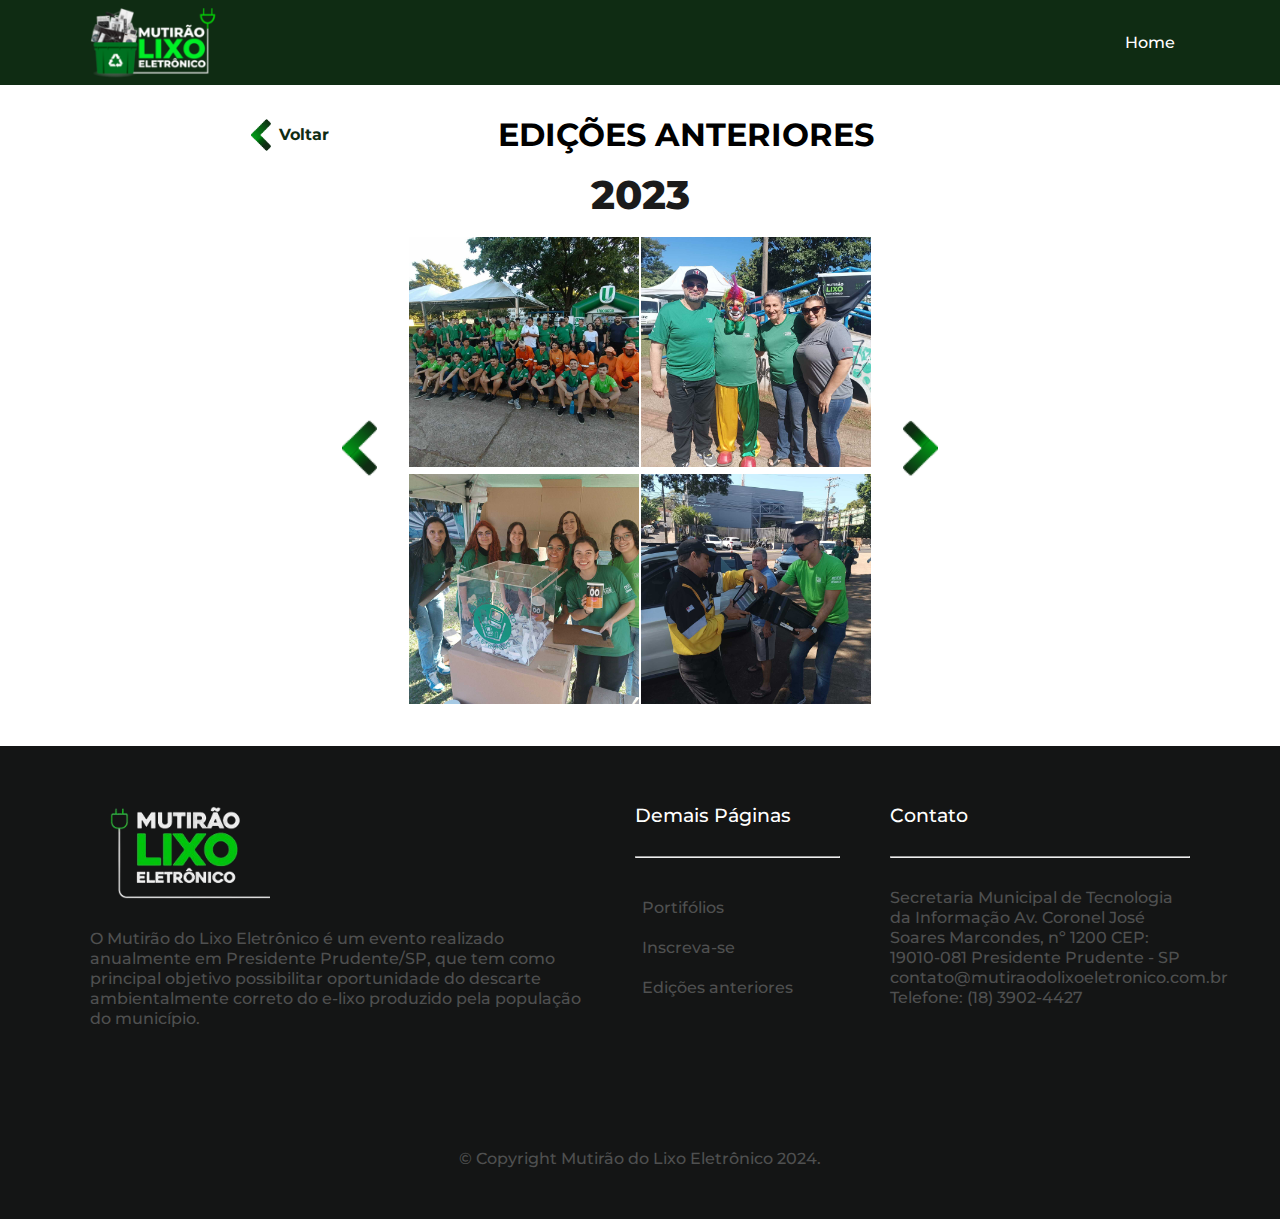
<file: multirao_do_lixo_eletronico/multirao_do_lixo_eletronico/Paginas/EdicoesAnteriores/index.html>
<!DOCTYPE html>
<html lang="pt-br">
<head>
    <meta charset="UTF-8">
    <meta name="viewport" content="width=device-width, initial-scale=1.0">
    <title>Portifólios</title>
    <link rel="stylesheet" href="style.css">
    <link rel="preconnect" href="https://fonts.googleapis.com">
    <link rel="preconnect" href="https://fonts.gstatic.com/" crossorigin>
    <link href="https://fonts.googleapis.com/css2?family=Montserrat:wght@100..900&display=swap" rel="stylesheet">
    <script src="./script.js"></script>
</head>
<body>
    <header class="cabecalho">
        <section id="container-cabecalho">
            <img src="../../Imagens/Paginas/logo-cabecalho.png" style="height: 70px;" alt="Logo principal">
            <ul>
                <a href="../Home/index.html"><li>Home</li></a>
            </ul>
        </section>
    </header>
    <main>
        <section id="section-principal">
            <div id="container-titulo">
                <a id="botao-voltar" href="../Home/index.html">
                    <img width="20px" src="../../Imagens/Paginas/voltar.png" alt="">
                    <p>Voltar</p>
                </a>

                <h1>EDIÇÕES ANTERIORES</h1>
            </div>
            <div id="container-edicoes">
                <img id="seta-esquerda" onclick="AvancarEdicao()" height="62.22px" width="35px" src="../../Imagens/Paginas/voltar.png" alt="">
                <div id="edicao_2023">
                    <h2 class="titulo-edicoes">2023</h2>
                    <table class="tabela_fotos">
                        <tr>
                            <td><img height="230px" src="../../Imagens/Paginas/EdicoesAnteriores/edicao_2023_1.jpg" alt="Primeira imagem da edição de 2022"></td>
                            <td><img height="230px" src="../../Imagens/Paginas/EdicoesAnteriores/edicao_2023_2.jpg" alt="Segunda imagem da edição de 2022"></td>
                        </tr>
                        <tr>
                            <td><img height="230px" src="../../Imagens/Paginas/EdicoesAnteriores/edicao_2023_3.jpg" alt="Terceira imagem da edição de 2022"></td>
                            <td><img height="230px" src="../../Imagens/Paginas/EdicoesAnteriores/edicao_2023_4.jpg" alt="Quarta imagem da edição de 2022"></td>
                        </tr>
                    </table>
                </div>
                <div id="edicao_2022">
                    <h2 class="titulo-edicoes">2022</h2>
                    <table class="tabela_fotos">
                        <tr>
                            <td><img width="230px" src="../../Imagens/Paginas/EdicoesAnteriores/edicao_2022_1.jpg" alt="Primeira imagem da edição de 2022"></td>
                            <td><img width="230px" src="../../Imagens/Paginas/EdicoesAnteriores/edicao_2022_2.jpg" alt="Segunda imagem da edição de 2022"></td>
                        </tr>
                        <tr>
                            <td><img width="230px" src="../../Imagens/Paginas/EdicoesAnteriores/edicao_2022_3.jpg" alt="Terceira imagem da edição de 2022"></td>
                            <td><img width="230px"src="../../Imagens/Paginas/EdicoesAnteriores/edicao_2022_4.jpg" alt="Quarta imagem da edição de 2022"></td>
                        </tr>
                    </table>
                </div>
                <div id="edicao_2021">
                    <h2 class="titulo-edicoes">2021</h2>
                    <table class="tabela_fotos">
                        <tr>
                            <td><img width="230px" src="../../Imagens/Paginas/EdicoesAnteriores/edicao_2021_1.jpg" alt="Primeira imagem da edição de 2022"></td>
                            <td><img width="230px" src="../../Imagens/Paginas/EdicoesAnteriores/edicao_2021_2.jpg" alt="Segunda imagem da edição de 2022"></td>
                        </tr>
                        <tr>
                            <td><img width="230px" src="../../Imagens/Paginas/EdicoesAnteriores/edicao_2021_3.jpg" alt="Terceira imagem da edição de 2022"></td>
                            <td><img width="230px" src="../../Imagens/Paginas/EdicoesAnteriores/edicao_2021_4.jpg" alt="Quarta imagem da edição de 2022"></td>
                        </tr>
                    </table>
                </div>
                <div id="edicao_2020">
                    <h2 class="titulo-edicoes">2020</h2>
                    <table class="tabela_fotos">
                        <tr>
                            <td><img style="padding-top: 8px;" width="460px" src="../../Imagens/Paginas/EdicoesAnteriores/edicao_2020.jpg" alt="Primeira imagem da edição de 2022"></td>
                        </tr>
                    </table>
                </div>
                <div id="edicao_2019">
                    <h2 class="titulo-edicoes">2019</h2>
                    <table class="tabela_fotos">
                        <tr>
                            <td><img width="230px" src="../../Imagens/Paginas/EdicoesAnteriores/edicao_2019_1.jpg" alt="Primeira imagem da edição de 2022"></td>
                            <td><img width="230px" src="../../Imagens/Paginas/EdicoesAnteriores/edicao_2019_2.jpg" alt="Segunda imagem da edição de 2022"></td>
                        </tr>
                        <tr>
                            <td><img width="230px" src="../../Imagens/Paginas/EdicoesAnteriores/edicao_2019_3.jpg" alt="Terceira imagem da edição de 2022"></td>
                            <td><img width="230px"src="../../Imagens/Paginas/EdicoesAnteriores/edicao_2019_4.jpg" alt="Quarta imagem da edição de 2022"></td>
                        </tr>
                    </table>
                </div>
                <img id="seta-direita" onclick="VoltarEdicao()" height="62.22px" width="35px" src="../../Imagens/Paginas/voltar.png" alt="">
            </div>
        </section>
    </main>
    <footer id="footer_final">
        <section id="footer_section_superior">
            <div id="canto_esquerdo">
                <img id="logo_footer" src="../../Imagens/Paginas/logo_multirao.png" alt="Logo do multirão eletrônico">
                <p>
                    O Mutirão do Lixo Eletrônico é um evento realizado anualmente em Presidente Prudente/SP, que tem como principal objetivo possibilitar oportunidade do descarte ambientalmente correto do e-lixo produzido pela população do município.
                </p>
            </div>
            <div id="meio">
                <h3>Demais Páginas</h3>
                <hr>
                <ul>
                    <a href="../Portifolio/index.html">
                        <li>Portifólios</li>
                    </a>
                    <a href="../Inscricao/index.html">
                        <li>Inscreva-se</li>
                    </a>
                    <a href="../EdicoesAnteriores/index.html">
                        <li>Edições anteriores</li>
                    </a>
                </ul>
            </div>
            <div id="canto_direito">
                <h3>Contato</h3>
                <hr>
                <p>
                    Secretaria Municipal de Tecnologia da Informação
                    Av. Coronel José Soares Marcondes, nº 1200
                    CEP: 19010-081 Presidente Prudente - SP
                </p>
                <p>
                    contato@mutiraodolixoeletronico.com.br
                    Telefone: (18) 3902-4427
                </p>
            </div>
        </section>
        <section id="footer_section_inferior">
            <p class="centraliza_texto">© Copyright Mutirão do Lixo Eletrônico 2024.</p>
        </section>
    </footer>
</body>
</html>
</file>
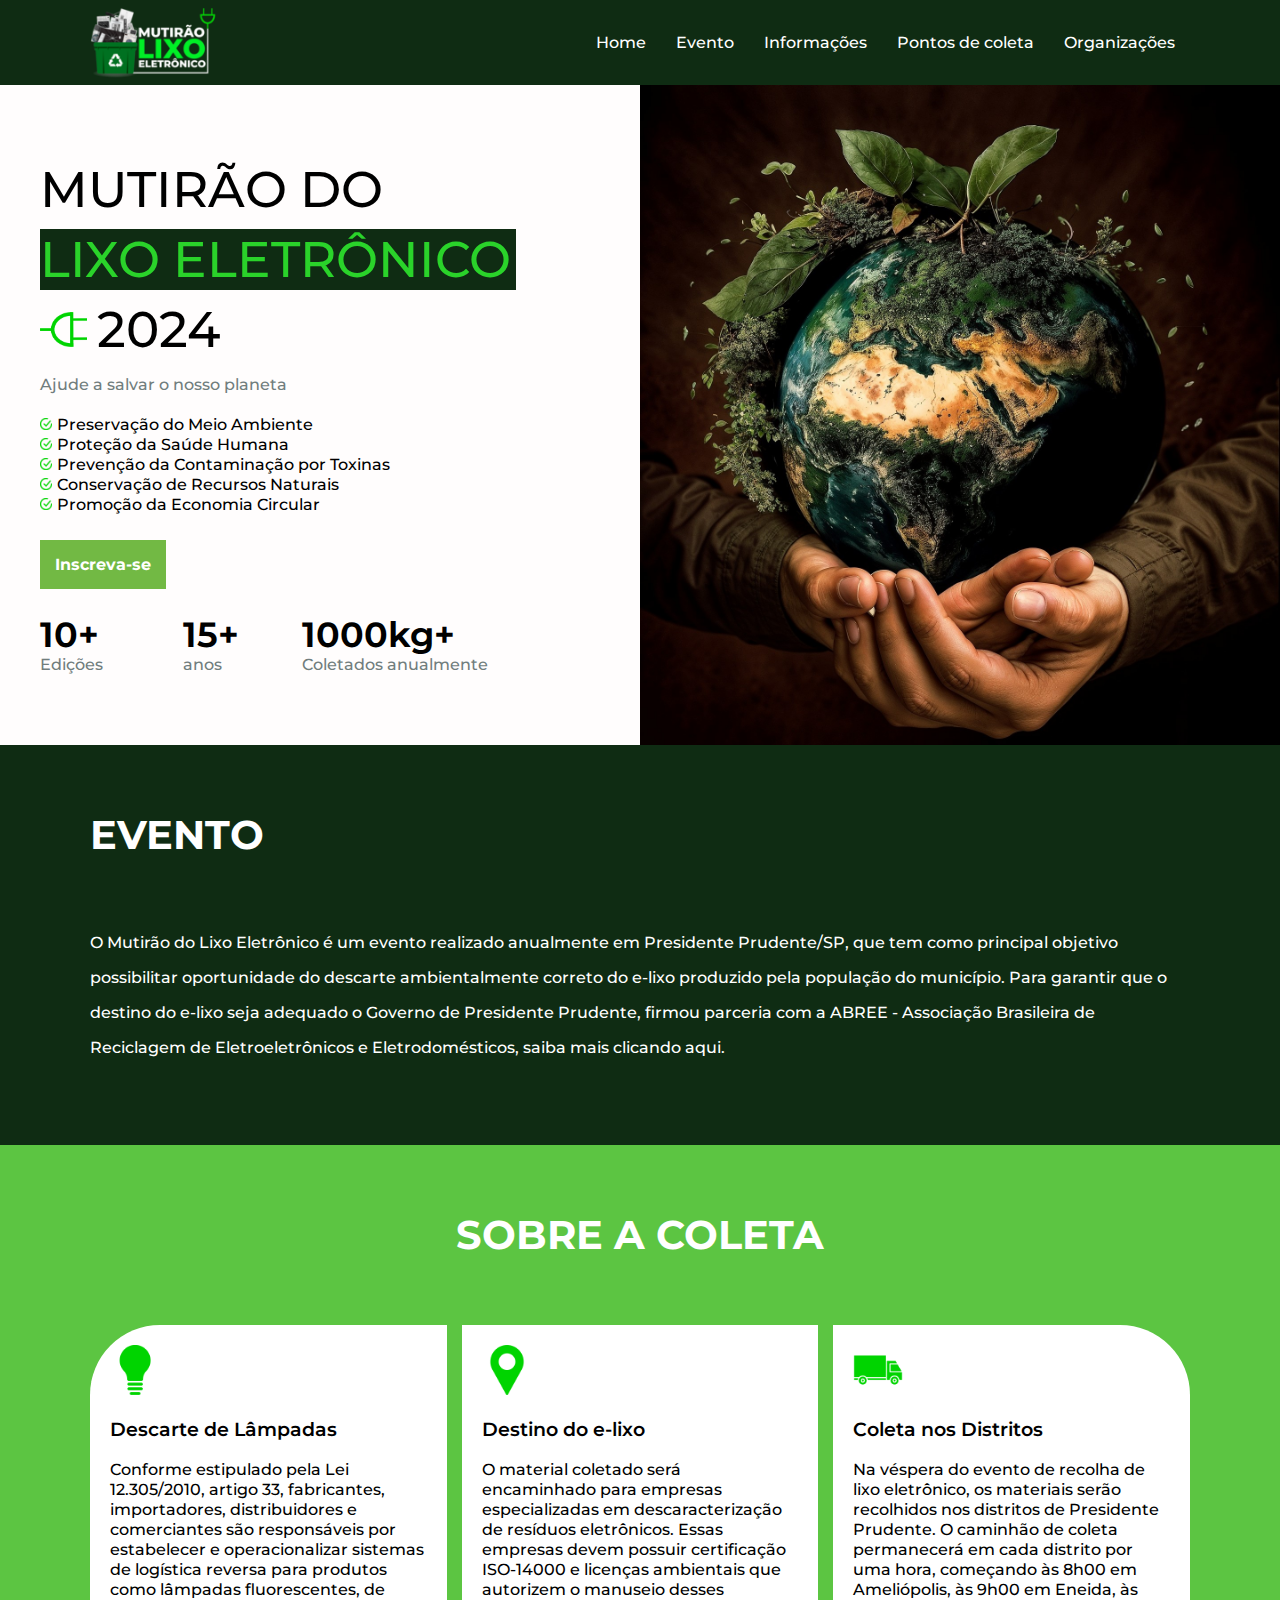
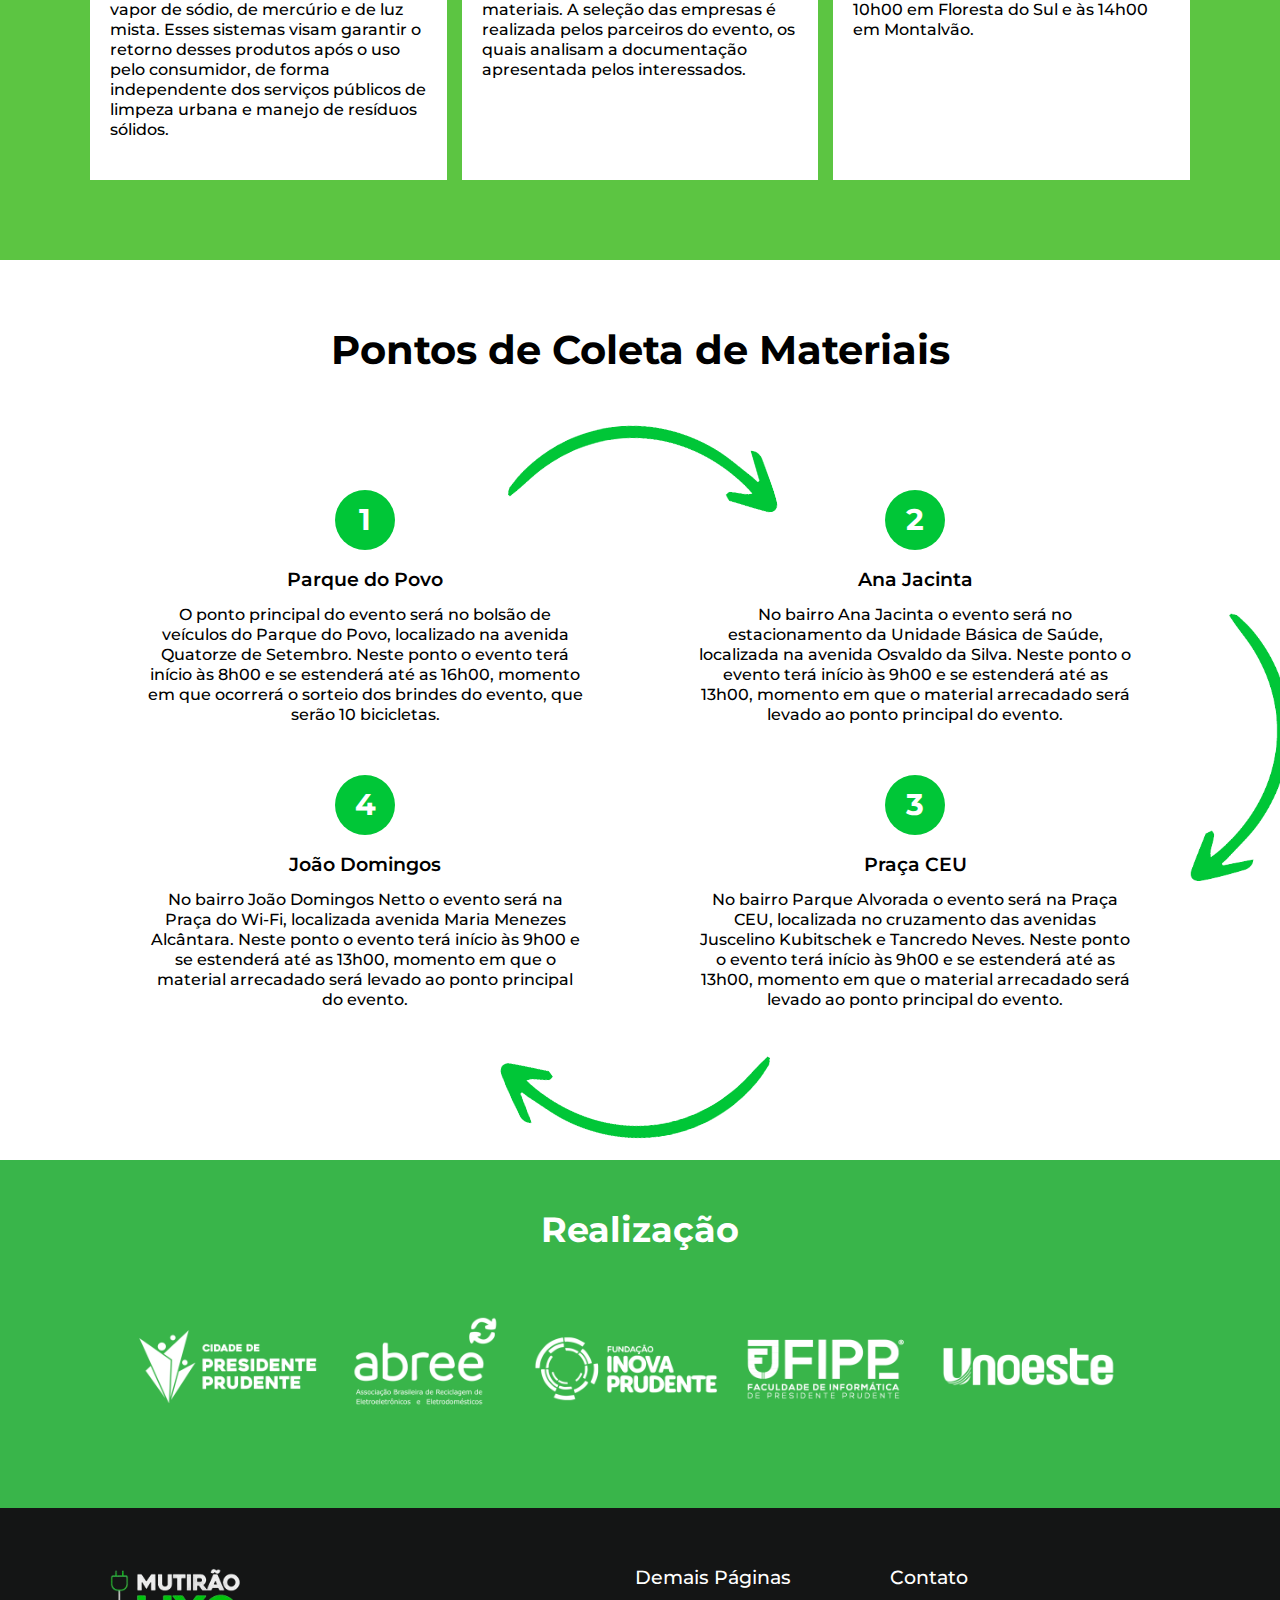
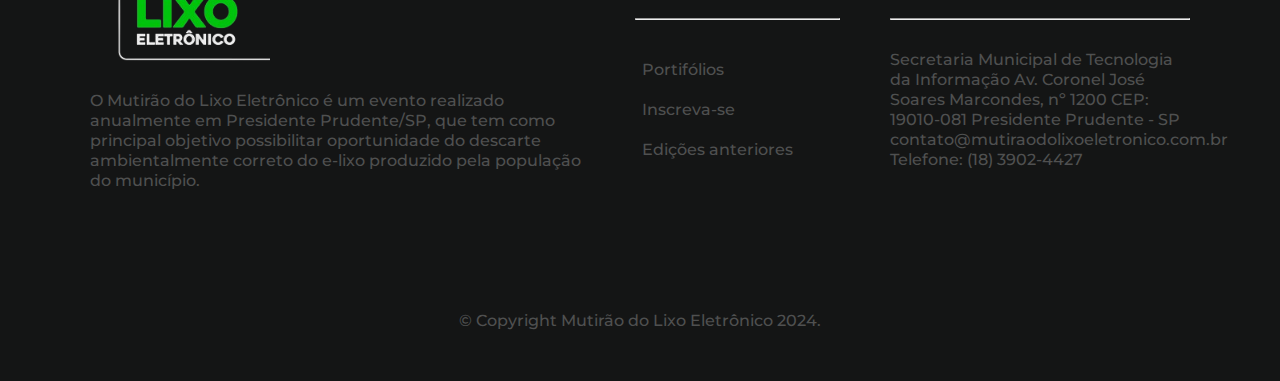
<file: multirao_do_lixo_eletronico/multirao_do_lixo_eletronico/Paginas/Home/index.html>
<!DOCTYPE html>
<html lang="pt-br">
<head>
    <meta charset="UTF-8">
    <meta name="viewport" content="width=device-width, initial-scale=1.0">
    <title>Mutirão do lixo eletrônico</title>
    <link rel="stylesheet" href="style.css">
    <link rel="preconnect" href="https://fonts.googleapis.com">
    <link rel="preconnect" href="https://fonts.gstatic.com/" crossorigin>
    <link href="https://fonts.googleapis.com/css2?family=Montserrat:wght@100..900&display=swap" rel="stylesheet">
</head>
<body>
    <header class="cabecalho">
        <section id="container-cabecalho">
            <img src="../../Imagens/Paginas/logo-cabecalho.png" style="height: 70px;" alt="Logo principal">
            <ul>
                <a href="#ponto-referencia-sessao-principal"><li>Home</li></a>
                <a href="#ponto-referencia-sessao-evento"><li>Evento</li></a>
                <a href="#ponto-referencia-sessao-informativa"><li>Informações</li></a>
                <a href="#ponto-referencia-sessao-pontos-coleta"><li>Pontos de coleta</li></a>
                <a href="#ponto-referencia-sessao-realizacao"><li>Organizações</li></a>
            </ul>
        </section>
    </header>
    <main>
        <a id="ponto-referencia-sessao-principal"></a>
        <section id="sessao-principal">
            <div id="container-sessao-principal">
                <div class="elem-esquerdo">
                    <h1>MUTIRÃO DO  </br>
                        <strong>LIXO ELETRÔNICO</strong> </br> 
                        <img src="../../Imagens/Paginas/tomada.png" alt="" style="width: 47px; margin-right: 10px;">2024
                    </h1>

                    <p>Ajude a salvar o nosso planeta</p>

                    <ul id="beneficios">
                        <li><img src="../../Imagens/Paginas/vericado.png" alt="Verificado" style="width: 12px; margin-right: 5px;">Preservação do Meio Ambiente</li>
                        <li><img src="../../Imagens/Paginas/vericado.png" alt="Verificado" style="width: 12px; margin-right: 5px;">Proteção da Saúde Humana</li>
                        <li><img src="../../Imagens/Paginas/vericado.png" alt="Verificado" style="width: 12px; margin-right: 5px;">Prevenção da Contaminação por Toxinas</li>
                        <li><img src="../../Imagens/Paginas/vericado.png" alt="Verificado" style="width: 12px; margin-right: 5px;">Conservação de Recursos Naturais</li>
                        <li><img src="../../Imagens/Paginas/vericado.png" alt="Verificado" style="width: 12px; margin-right: 5px;">Promoção da Economia Circular</li>
                    </ul>
                    
                    <a class="botao" href="../Inscricao/index.html">Inscreva-se</a>
                    <div id="container-complementos">
                        <div class="complemento">
                            <h2>10+</h2>
                            <p>Edições</p>
                        </div>
                        <div class="complemento">
                            <h2>15+</h2>
                            <p>anos</p>
                        </div>
                        <div class="complemento">
                            <h2>1000kg+</h2>
                            <p>Coletados anualmente</p>
                        </div>
                    </div>
                </div>
                <img id="img-principal" src="../../Imagens/Paginas/imagem-principal.jpg" alt="">
            </div>
        </section>   

        <a id="ponto-referencia-sessao-evento"></a>   
        <section id="sessao-evento">
            <div id="container-evento">
                <h2>EVENTO</h2>
                <p>
                    O Mutirão do Lixo Eletrônico é um evento realizado anualmente em Presidente Prudente/SP, que tem como principal objetivo possibilitar oportunidade do descarte ambientalmente correto do e-lixo produzido pela população do município.

                    Para garantir que o destino do e-lixo seja adequado o Governo de Presidente Prudente, firmou parceria com a ABREE - Associação Brasileira de Reciclagem de Eletroeletrônicos e Eletrodomésticos, saiba mais clicando aqui.
                </p>
            </div>
        </section> 

        <a id="ponto-referencia-sessao-informativa"></a>
        <section id="sessao-informativa">
            <h2>SOBRE A COLETA</h2>
            <div id="container-informativo">
                <div class="card" id="borda-card-esquerdo">
                    <img src="../../Imagens/Paginas/ideia-criativa.png" style="height: 50px;" alt="">
                    <h3>Descarte de Lâmpadas</h3>
                    <p>
                        Conforme estipulado pela Lei 12.305/2010, artigo 33, fabricantes, importadores, distribuidores e comerciantes são responsáveis por estabelecer e operacionalizar sistemas de logística reversa para produtos como lâmpadas fluorescentes, de vapor de sódio, de mercúrio e de luz mista. Esses sistemas visam garantir o retorno desses produtos após o uso pelo consumidor, de forma independente dos serviços públicos de limpeza urbana e manejo de resíduos sólidos.
                    </p>
                </div>
                <div class="card" id="borda-card-meio">
                    <img src="../../Imagens/Paginas/pin.png" style="height: 50px;" alt="">
                    <h3>Destino do e-lixo</h3>
                    <p>
                        O material coletado será encaminhado para empresas especializadas em descaracterização de resíduos eletrônicos. Essas empresas devem possuir certificação ISO-14000 e licenças ambientais que autorizem o manuseio desses materiais. A seleção das empresas é realizada pelos parceiros do evento, os quais analisam a documentação apresentada pelos interessados.
                    </p>
                </div>
                <div class="card" id="borda-card-direito">
                    <img src="../../Imagens/Paginas/caminhao.png" style="height: 50px;" alt="">
                    <h3>Coleta nos Distritos</h3>
                    <p>
                        Na véspera do evento de recolha de lixo eletrônico, os materiais serão recolhidos nos distritos de Presidente Prudente. O caminhão de coleta permanecerá em cada distrito por uma hora, começando às 8h00 em Ameliópolis, às 9h00 em Eneida, às 10h00 em Floresta do Sul e às 14h00 em Montalvão.
                    </p>
                </div>                
            </div>
        </section>

        <a id="ponto-referencia-sessao-pontos-coleta"></a>
        <section id="sessao-pontos-coleta">
            <h2>Pontos de Coleta de Materiais</h2>

            <div id="container-setas">
                <img id="seta1" src="../../Imagens/Paginas/flecha.png" alt="Flexa">
                <img id="seta2" src="../../Imagens/Paginas/flecha.png" alt="Flexa">
                <img id="seta3" src="../../Imagens/Paginas/flecha.png" alt="Flexa">
            </div>

            <div id="container-pontos-coleta1">              
                <div class="pontos-coletas-materias">
                    <p class="numero">1</p>
                    <h3>Parque do Povo</h3>
                    <p>O ponto principal do evento será no bolsão de veículos do Parque do Povo, localizado na avenida Quatorze de Setembro. Neste ponto o evento terá início às 8h00 e se estenderá até as 16h00, momento em que ocorrerá o sorteio dos brindes do evento, que serão 10 bicicletas.</p>
                </div>
                <div class="pontos-coletas-materias">
                    <p class="numero">2</p>
                    <h3>Ana Jacinta</h3>
                    <p>No bairro Ana Jacinta o evento será no estacionamento da Unidade Básica de Saúde, localizada na avenida Osvaldo da Silva. Neste ponto o evento terá início às 9h00 e se estenderá até as 13h00, momento em que o material arrecadado será levado ao ponto principal do evento.</p>
                </div>
            </div>

            <div id="container-pontos-coleta2">
                <div class="pontos-coletas-materias">
                    <p class="numero">4</p>
                    <h3>João Domingos</h3>
                    <p>No bairro João Domingos Netto o evento será na Praça do Wi-Fi, localizada avenida Maria Menezes Alcântara. Neste ponto o evento terá início às 9h00 e se estenderá até as 13h00, momento em que o material arrecadado será levado ao ponto principal do evento.</p>
                </div>
                <div class="pontos-coletas-materias">
                    <p class="numero">3</p>
                    <h3>Praça CEU</h3>
                    <p>No bairro Parque Alvorada o evento será na Praça CEU, localizada no cruzamento das avenidas Juscelino Kubitschek e Tancredo Neves. Neste ponto o evento terá início às 9h00 e se estenderá até as 13h00, momento em que o material arrecadado será levado ao ponto principal do evento.</p>
                </div>
            </div>

        </section>

        <a id="ponto-referencia-sessao-realizacao"></a>
        <section id="sessao-realizacao">
            <div id="conatiner-realizacao">
                <h2>Realização</h2>
                <ul id="lista-logos">
                    <li><img src="../../Imagens/Paginas/logo-pmpp.png" alt="Logo de Presidente Prudente"></li>
                    <li><img src="../../Imagens/Paginas/logo-abree.png" alt="Logo da ABREE"></li>
                    <li><img src="../../Imagens/Paginas/logo-inova.png" alt="Logo do Inova"></li>
                    <li><img src="../../Imagens/Paginas/logo-fipp.png" alt="Logo da FIPP"></li>
                    <li><img src="../../Imagens/Paginas/logo-unoeste.png" alt="Logo da Unoeste"></li>
                </ul>
            </div>
        </section>
    </main>
    <footer id="footer_final">
        <section id="footer_section_superior">
            <div id="canto_esquerdo">
                <img id="logo_footer" src="../../Imagens/Paginas/logo_multirao.png" alt="Logo do multirão eletrônico">
                <p>
                    O Mutirão do Lixo Eletrônico é um evento realizado anualmente em Presidente Prudente/SP, que tem como principal objetivo possibilitar oportunidade do descarte ambientalmente correto do e-lixo produzido pela população do município.
                </p>
            </div>
            <div id="meio">
                <h3>Demais Páginas</h3>
                <hr>
                <ul>
                    <a href="../Portifolio/index.html">
                        <li>Portifólios</li>
                    </a>
                    <a href="../Inscricao/index.html">
                        <li>Inscreva-se</li>
                    </a>
                    <a href="../EdicoesAnteriores/index.html">
                        <li>Edições anteriores</li>
                    </a>
                </ul>
            </div>
            <div id="canto_direito">
                <h3>Contato</h3>
                <hr>
                <p>
                    Secretaria Municipal de Tecnologia da Informação
                    Av. Coronel José Soares Marcondes, nº 1200
                    CEP: 19010-081 Presidente Prudente - SP
                </p>
                <p>
                    contato@mutiraodolixoeletronico.com.br
                    Telefone: (18) 3902-4427
                </p>
            </div>
        </section>
        <section id="footer_section_inferior">
            <p class="centraliza_texto">© Copyright Mutirão do Lixo Eletrônico 2024.</p>
        </section>
    </footer>
</body>
</html>
</file>
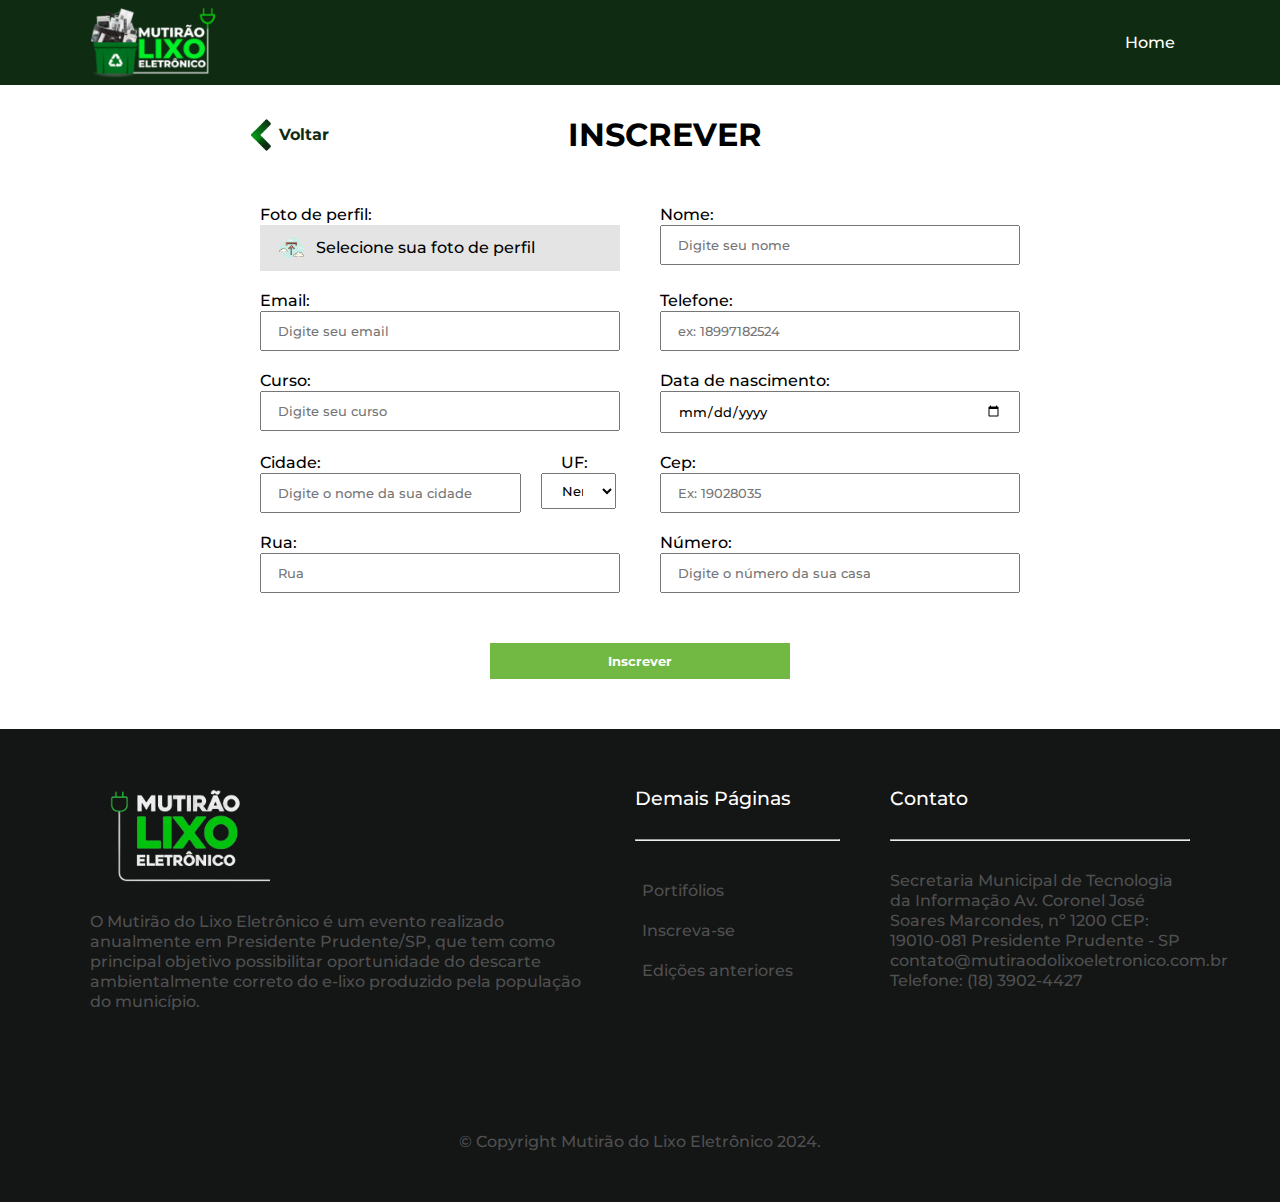
<file: multirao_do_lixo_eletronico/multirao_do_lixo_eletronico/Paginas/Inscricao/index.html>
<!DOCTYPE html>
<html lang="pt-br">
<head>
    <meta charset="UTF-8">
    <meta name="viewport" content="width=device-width, initial-scale=1.0">
    <title>Inscreva-se</title>
    <link rel="stylesheet" href="style.css">
    <link rel="preconnect" href="https://fonts.googleapis.com">
    <link rel="preconnect" href="https://fonts.gstatic.com/" crossorigin>
    <link href="https://fonts.googleapis.com/css2?family=Montserrat:wght@100..900&display=swap" rel="stylesheet">
    <script src="./script.js"></script>
</head>
<body>
    <header class="cabecalho">
        <section id="container-cabecalho">
            <img src="../../Imagens/Paginas/logo-cabecalho.png" style="height: 70px;" alt="Logo principal">
            <ul>
                <a href="../Home/index.html"><li>Home</li></a>
            </ul>
        </section>
    </header>
    <main>
        <section id="section-principal">
            <div id="container-titulo">
                <a id="botao-voltar" href="../Home/index.html">
                    <img width="20px" src="../../Imagens/Paginas/voltar.png" alt="">
                    <p>Voltar</p>
                </a>

                <h1>INSCREVER</h1>
            </div>

            <form id="form-inscrever" onsubmit="return MostarPopUp()">
                <div class="linha">
                    <div class="campo">
                        <label id="label-arquivo" for="seleciona-imagem">
                            <p>Foto de perfil:</p>
                            <i id="icone">
                                <img width="30px" src="../../Imagens/Paginas/icone-upload.png" alt="">  
                                <p>Selecione sua foto de perfil</p>
                            </i>
                        </label>
                        <input id="seleciona-imagem" name="foto" type="file">
                    </div> 

                    <div class="campo">
                        <label for="nome">Nome:</label>
                        <input name="nome" type="text" placeholder="Digite seu nome" pattern="^[a-zA-Z\s]{1,256}$" required>
                    </div>
                </div>

                <div class="linha">
                    <div class="campo">
                        <label for="email">Email:</label>
                        <input name="email" type="email" placeholder="Digite seu email" pattern="[a-z0-9._%+-]+@[a-z0-9.-]+\.[a-z]{2,}$" required>
                    </div>

                    <div class="campo">
                        <label for="telefone">Telefone:</label>
                        <input name="telefone" type="tel" placeholder="ex: 18997182524" pattern="^\d{11}$" required>
                    </div>
                </div>

                <div class="linha">
                    <div class="campo">
                        <label for="curso">Curso:</label>
                        <input type="text" placeholder="Digite seu curso" required>
                    </div>

                    <div class="campo">
                        <label for="data-nasc">Data de nascimento:</label>
                        <input name="data-nasc" type="date" required>
                    </div>
                </div>
                
                <div class="linha">
                    <div id="cidade-estado">
                        <div class="campo" style="width: 607px;">
                            <label for="cidade">Cidade:</label>
                            <input name="cidade" type="text" placeholder="Digite o nome da sua cidade" required>
                        </div>

                        <div class="campo">
                            <label for="estados">UF:</label>
                            <select id="estados" name="estados" required>
                                <option value="">Nenhum</option>
                                <option value="AC">AC</option>
                                <option value="AL">AL</option>
                                <option value="AP">AP</option>
                                <option value="AM">AM</option>
                                <option value="BA">BA</option>
                                <option value="CE">CE</option>
                                <option value="DF">DF</option>
                                <option value="ES">ES</option>
                                <option value="GO">GO</option>
                                <option value="MA">MA</option>
                                <option value="MT">MT</option>
                                <option value="MS">MS</option>
                                <option value="MG">MG</option>
                                <option value="PA">PA</option>
                                <option value="PB">PB</option>
                                <option value="PR">PR</option>
                                <option value="PE">PE</option>
                                <option value="PI">PI</option>
                                <option value="RJ">RJ</option>
                                <option value="RN">RN</option>
                                <option value="RS">RS</option>
                                <option value="RO">RO</option>
                                <option value="RR">RR</option>
                                <option value="SC">SC</option>
                                <option value="SP">SP</option>
                                <option value="SE">SE</option>
                                <option value="TO">TO</option>
                            </select>
                        </div>
                    </div>

                    <div class="campo">
                        <label for="cep">Cep:</label>
                        <input type="text" name="cep" placeholder="Ex: 19028035" pattern="^\d{8}$" required>
                    </div>
                </div>

                <div class="linha">
                    <div class="campo">
                        <label for="rua">Rua:</label>
                        <input type="text" name="rua" placeholder="Rua" required>
                    </div>

                    <div class="campo">
                        <label for="numero">Número:</label>
                        <input type="text" name="cep" placeholder="Digite o número da sua casa" required>
                    </div>
                </div>

                <input id="botao-inscrever" type="submit" value="Inscrever">
            </form>
        </section>     
        <section id="pop-up" style="display: none;">
            <div id="container-pop-up">
                <div id="container-sucesso">
                    <img width="50px" src="../../Imagens/Paginas/sucesso.png" alt="Inscrito com sucesso">
                    <p>Inscrição realizada com sucesso!</p>
                </div>
                <a id="botao-pop-up" href="../Home/index.html">
                    <p>OK</p>
                </a>
            </div>
        </section>   
    </main>
    <footer id="footer_final">
        <section id="footer_section_superior">
            <div id="canto_esquerdo">
                <img id="logo_footer" src="../../Imagens/Paginas/logo_multirao.png" alt="Logo do multirão eletrônico">
                <p>
                    O Mutirão do Lixo Eletrônico é um evento realizado anualmente em Presidente Prudente/SP, que tem como principal objetivo possibilitar oportunidade do descarte ambientalmente correto do e-lixo produzido pela população do município.
                </p>
            </div>
            <div id="meio">
                <h3>Demais Páginas</h3>
                <hr>
                <ul>
                    <a href="../Portifolio/index.html">
                        <li>Portifólios</li>
                    </a>
                    <a href="../Inscricao/index.html">
                        <li>Inscreva-se</li>
                    </a>
                    <a href="../EdicoesAnteriores/index.html">
                        <li>Edições anteriores</li>
                    </a>
                </ul>
            </div>
            <div id="canto_direito">
                <h3>Contato</h3>
                <hr>
                <p>
                    Secretaria Municipal de Tecnologia da Informação
                    Av. Coronel José Soares Marcondes, nº 1200
                    CEP: 19010-081 Presidente Prudente - SP
                </p>
                <p>
                    contato@mutiraodolixoeletronico.com.br
                    Telefone: (18) 3902-4427
                </p>
            </div>
        </section>
        <section id="footer_section_inferior">
            <p class="centraliza_texto">© Copyright Mutirão do Lixo Eletrônico 2024.</p>
        </section>
    </footer>
</body>
</html>
</file>
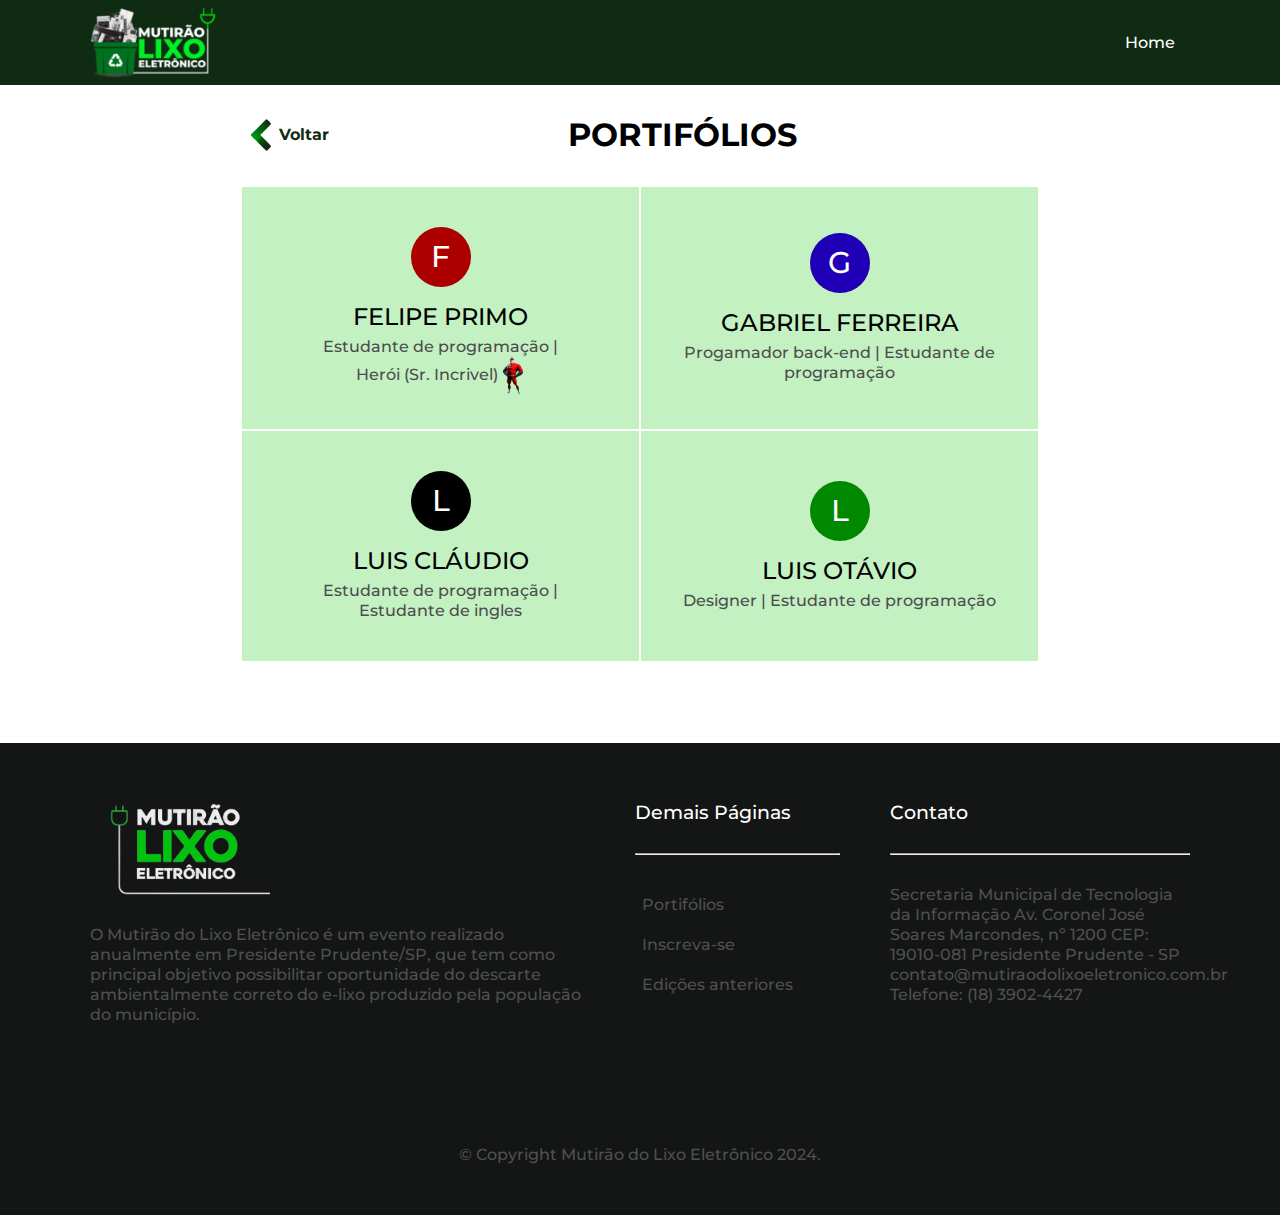
<file: multirao_do_lixo_eletronico/multirao_do_lixo_eletronico/Paginas/Portifolio/index.html>
<!DOCTYPE html>
<html lang="pt-br">
<head>
    <meta charset="UTF-8">
    <meta name="viewport" content="width=device-width, initial-scale=1.0">
    <title>Portifólios</title>
    <link rel="stylesheet" href="style.css">
    <link rel="preconnect" href="https://fonts.googleapis.com">
    <link rel="preconnect" href="https://fonts.gstatic.com/" crossorigin>
    <link href="https://fonts.googleapis.com/css2?family=Montserrat:wght@100..900&display=swap" rel="stylesheet">
</head>
<body>
    <header class="cabecalho">
        <section id="container-cabecalho">
            <img src="../../Imagens/Paginas/logo-cabecalho.png" style="height: 70px;" alt="Logo principal">
            <ul>
                <a href="../Home/index.html"><li>Home</li></a>
            </ul>
        </section>
    </header>
    <main>
        <section id="section-principal">
            <div id="container-titulo">
                <a id="botao-voltar" href="../Home/index.html">
                    <img width="20px" src="../../Imagens/Paginas/voltar.png" alt="">
                    <p>Voltar</p>
                </a>

                <h1>PORTIFÓLIOS</h1>
            </div>    

            <table>
                <tr>
                    <td class="card-portifolio">
                        <a href="../../Portifolios/Felipe/index.html" target="_blank">
                            <div class="primeira-letra" style="background-color: rgb(172 0 0);">
                                <p style="color: #ffffff;">F</p>
                            </div>
                            <h2>FELIPE PRIMO</h2>
                            <p style="margin-top: 10px;">Estudante de programação |</p>
                            <div id="felipe-heroi">
                                <p>Herói (Sr. Incrivel)</p>
                                <img src="../../Imagens/Paginas/heroi.png" width="20px" alt="">
                            </div>
                        </a>
                    </td>
                    <td class="card-portifolio">
                        <a href="../../Portifolios/Gabriel/index.html" target="_blank">
                            <div class="primeira-letra" style="background-color: rgb(31 0 183);">
                                <p style="color: #ffffff;">G</p>
                            </div>
                            <h2>GABRIEL FERREIRA</h2>
                            <p style="margin-top: 10px;">Progamador back-end | Estudante de programação</p>
                        </a>
                    </td>
                </tr>
                <tr>
                    <td class="card-portifolio">
                        <a href="../../Portifolios/LuisClaudio/index.html" target="_blank">
                            <div class="primeira-letra" style="background-color: #000000;">
                                <p style="color: #ffffff;">L</p>
                            </div>
                            <h2>LUIS CLÁUDIO</h2>
                            <p style="margin-top: 10px;">Estudante de programação | <br> 
                                Estudante de ingles</p>
                        </a>
                    </td>
                    <td class="card-portifolio">
                        <a href="../../Portifolios/LuisOtavio/index.html" target="_blank">
                            <div class="primeira-letra" style="background-color: rgb(0, 136, 0);">
                                <p style="color: #ffffff;">L</p>
                            </div>
                            <h2>LUIS OTÁVIO</h2>
                            <p style="margin-top: 10px;">Designer | Estudante de programação</p>
                        </a>
                    </td>
                </tr>
            </table>
        </section>
    </main>
    <footer id="footer_final">
        <section id="footer_section_superior">
            <div id="canto_esquerdo">
                <img id="logo_footer" src="../../Imagens/Paginas/logo_multirao.png" alt="Logo do multirão eletrônico">
                <p>
                    O Mutirão do Lixo Eletrônico é um evento realizado anualmente em Presidente Prudente/SP, que tem como principal objetivo possibilitar oportunidade do descarte ambientalmente correto do e-lixo produzido pela população do município.
                </p>
            </div>
            <div id="meio">
                <h3>Demais Páginas</h3>
                <hr>
                <ul>
                    <a href="../Portifolio/index.html">
                        <li>Portifólios</li>
                    </a>
                    <a href="../Inscricao/index.html">
                        <li>Inscreva-se</li>
                    </a>
                    <a href="../EdicoesAnteriores/index.html">
                        <li>Edições anteriores</li>
                    </a>
                </ul>
            </div>
            <div id="canto_direito">
                <h3>Contato</h3>
                <hr>
                <p>
                    Secretaria Municipal de Tecnologia da Informação
                    Av. Coronel José Soares Marcondes, nº 1200
                    CEP: 19010-081 Presidente Prudente - SP
                </p>
                <p>
                    contato@mutiraodolixoeletronico.com.br
                    Telefone: (18) 3902-4427
                </p>
            </div>
        </section>
        <section id="footer_section_inferior">
            <p class="centraliza_texto">© Copyright Mutirão do Lixo Eletrônico 2024.</p>
        </section>
    </footer>
</body>
</html>
</file>
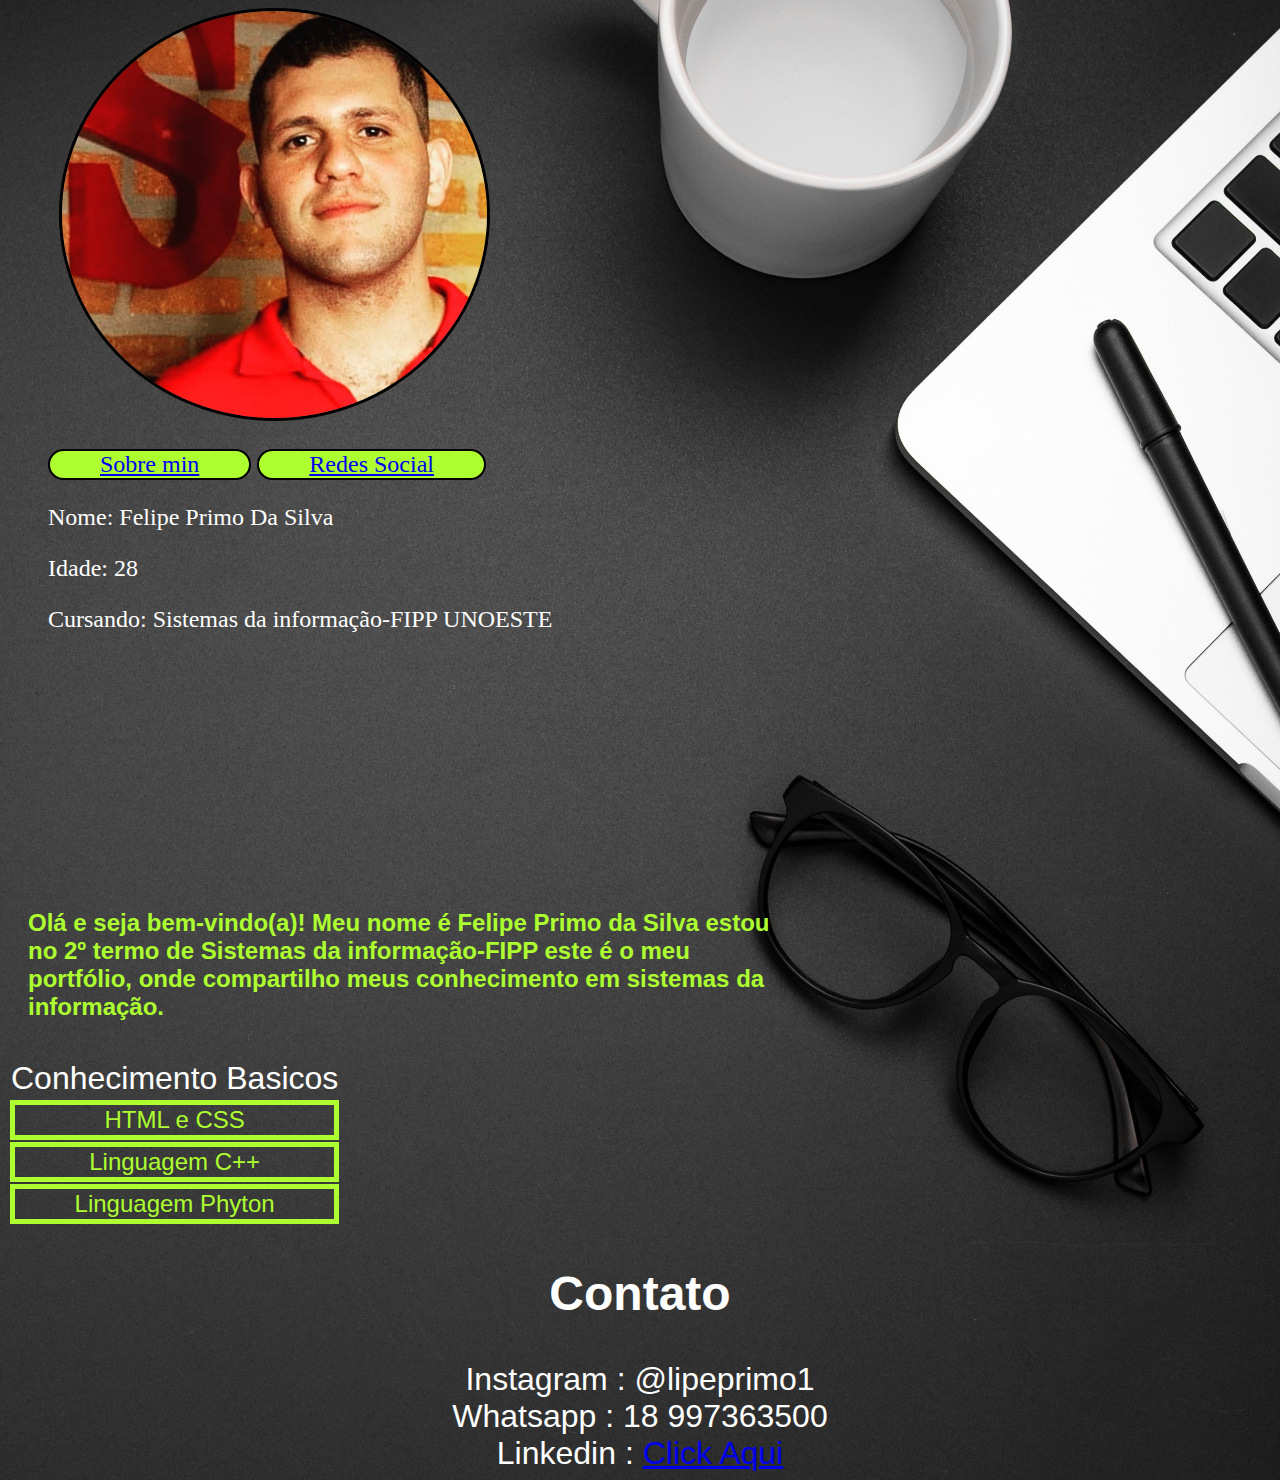
<file: multirao_do_lixo_eletronico/multirao_do_lixo_eletronico/Portifolios/Felipe/index.html>
<!DOCTYPE html>
<html lang="pt-br">
<head>
    <meta charset="UTF-8">
    <meta name="viewport" content="width=device-width, initial-scale=1.0">
    <title>Document</title>
    <link rel="stylesheet" href="style.css">
</head>
<body class="fundo">
    <img class="lista1" src="../../Imagens/Portifolios/Felipe/imagem1.jpg" alt="" width="425px ">
    <ul class="menu centro2">
        <li><a href="#section1">Sobre min</a></li>
        <li><a href="#section2">Redes Social</a></li>
    </ul>
    <div>
        <tab class="letra">
            <ul>Nome: Felipe Primo Da Silva</ul>
            <ul>Idade: 28</ul>
            <ul>Cursando: Sistemas da informação-FIPP UNOESTE</ul>
        </tab>
    </div>
    <br><br><br><br><br><br><br><br><br><br><br><br>
    <h1 class="letra2"><a name="section1"></a>Olá e seja bem-vindo(a)! Meu nome é Felipe Primo da Silva estou no 2º termo de Sistemas da informação-FIPP este é o meu portfólio, onde compartilho meus conhecimento em sistemas da informação.</h1>
    <div class="centro">
        <table >
            <tr>
                <td class="centro1">Conhecimento Basicos</td>
            </tr>
            <tr>
                <td class="letra3">HTML e CSS</td>
            </tr>
            <tr>
                <td class="letra3">Linguagem C++</td>
            </tr>
            <tr>
                <td class="letra3">Linguagem Phyton</td>
            </tr>
        </table>
    </div>
    <div class="centro1">
        <h2>Contato<a name="section2"></a></h2>
            <li>Instagram : @lipeprimo1</li>
            <li>Whatsapp : 18 997363500</li>
            <li>Linkedin : <a href="https://www.linkedin.com/in/felipe-primo-a8036329a/ " target="_blank">Click Aqui</a></li>
    </div>
</body>
    
</html>
</file>
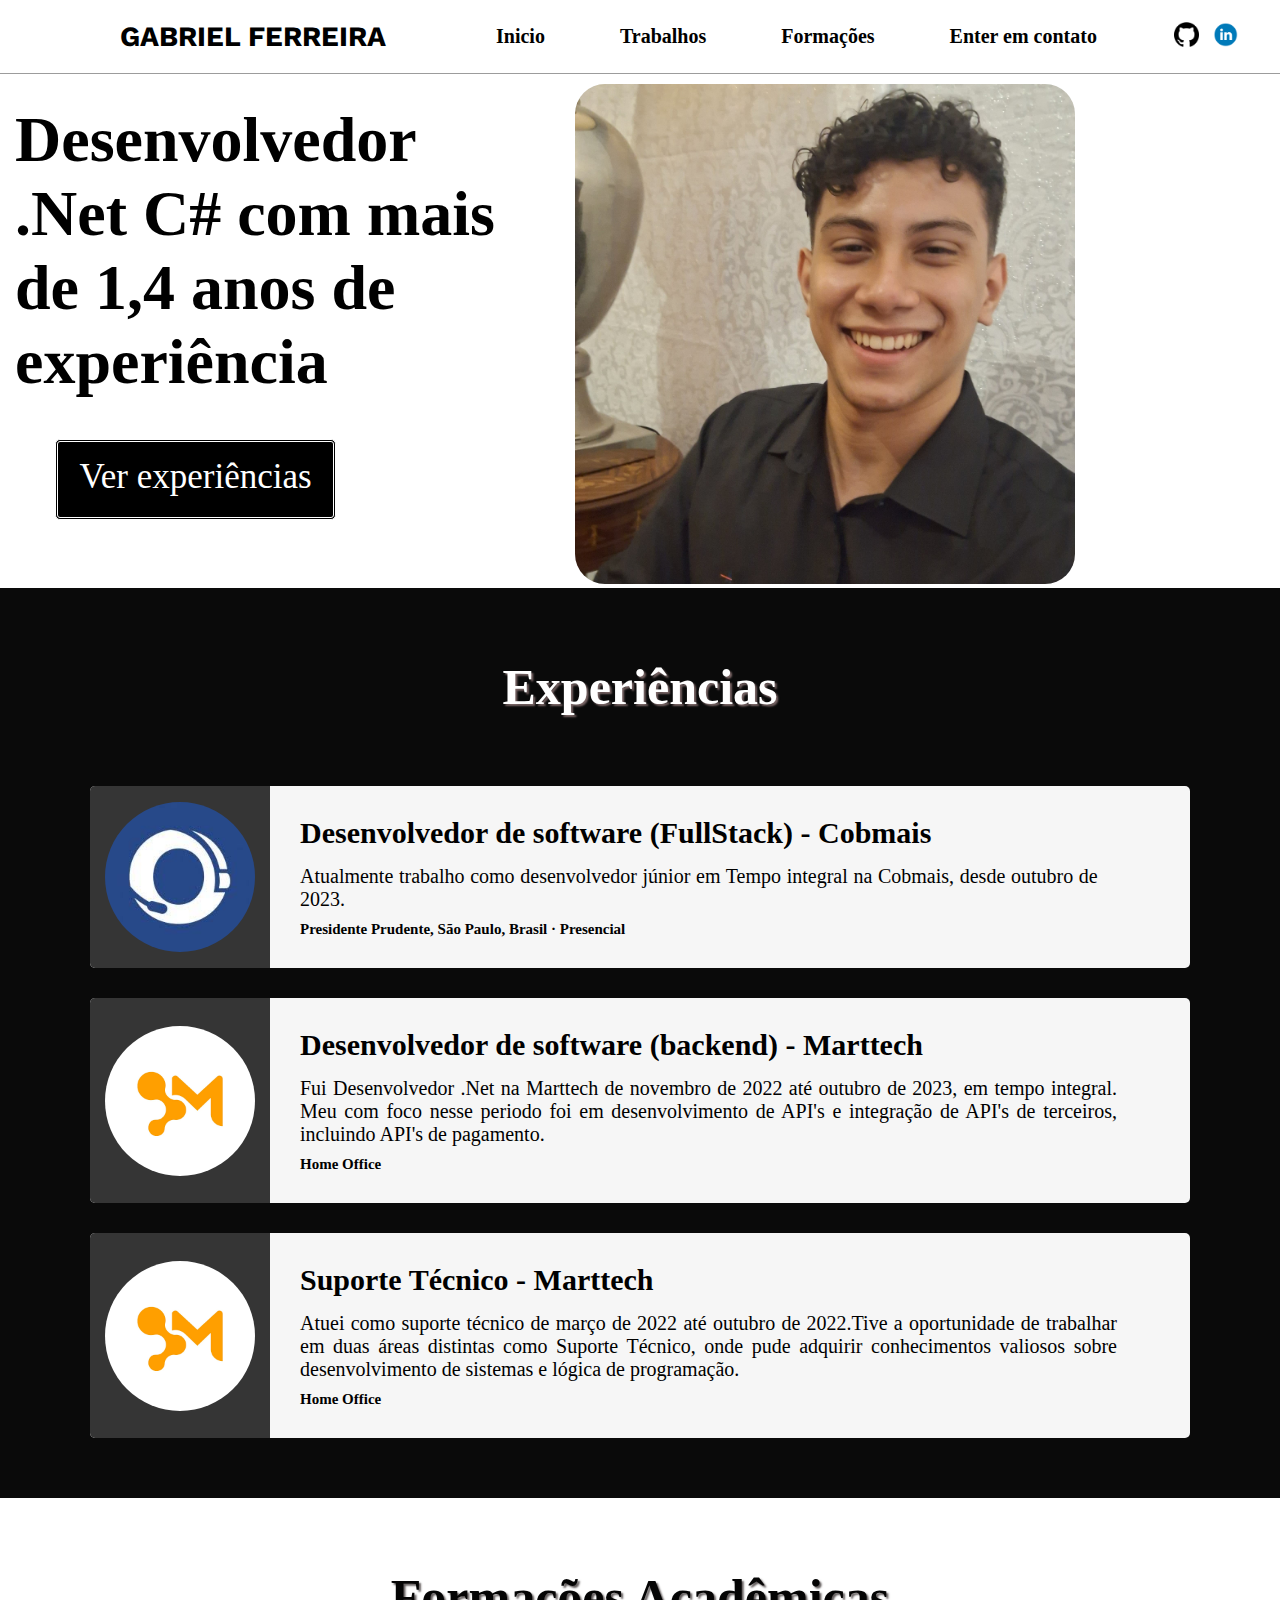
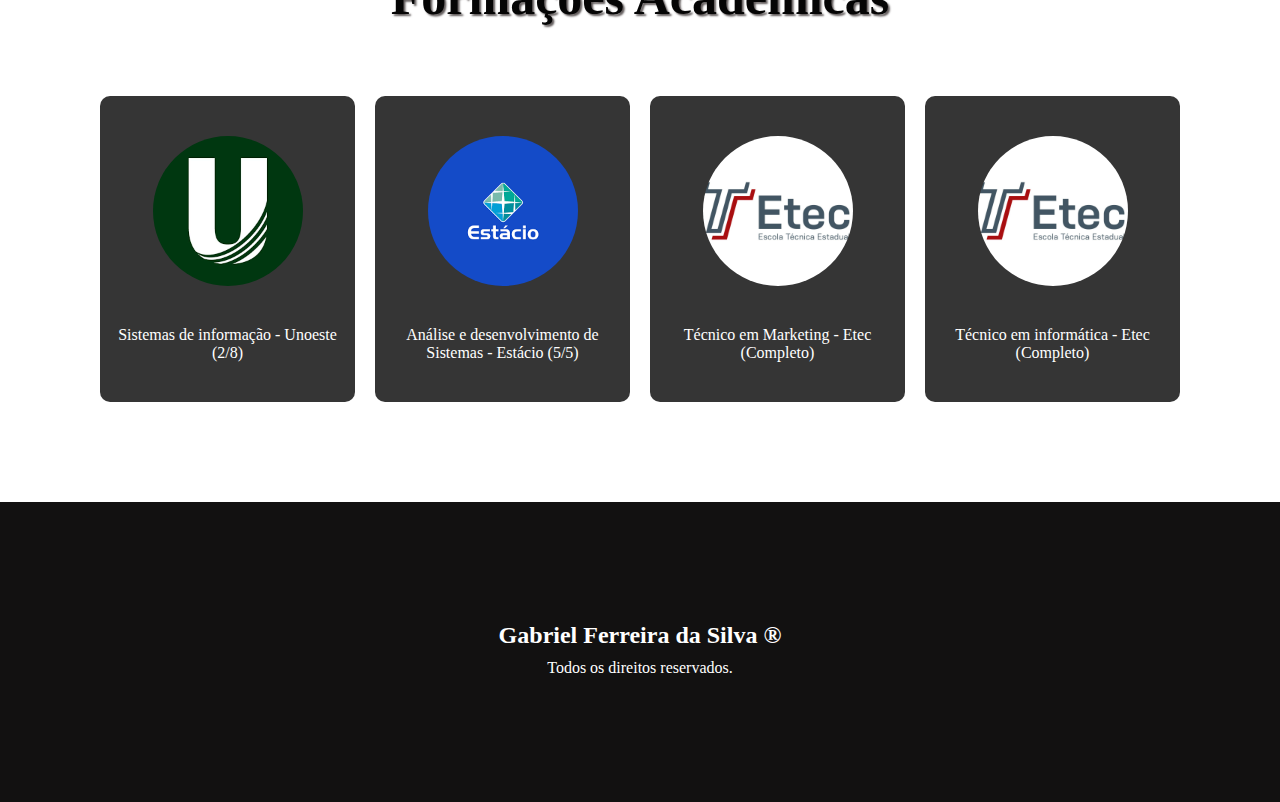
<file: multirao_do_lixo_eletronico/multirao_do_lixo_eletronico/Portifolios/Gabriel/index.html>
<!DOCTYPE html>
<html lang="pt-br">
<head>
    <meta charset="UTF-8">
    <meta name="viewport" content="width=device-width, initial-scale=1.0">
    <title>Gabriel Ferreira</title>
    <link rel="stylesheet" href=".\style.css">
    <link rel="stylesheet" href="https://fonts.googleapis.com/css2?family=Work+Sans:wght@400;500;700&display=swap">
</head>
<body>
    <header>
        <h1>GABRIEL FERREIRA</h1>
        <ul class="menu">
            <li><a href="">Inicio</a></li>
            <li><a href="">Trabalhos</a></li>
            <li><a href="">Formações</a></li>
            <li><a href="">Enter em contato</a></li>
        </ul>
        <ul id="lista-links">
            <li><img width="25px" src="../../Imagens/Portifolios/Gabriel/github.png" alt="Github"></li>
            <li><img width="25px" src="../../Imagens/Portifolios/Gabriel/linkedin.png" alt="Linkedin"></li>
        </ul>
    </header>

    <main>
        <section id="primeira-sessao">
            <div id="titulo">
                <h2>Desenvolvedor .Net C# com mais de 1,4 anos de experiência</h2>
                <a href="#" class="primeira-sessao--link">Ver experiências</a>
            </div>
            <div>
                <img id="imagem-principal" src="../../Imagens/Portifolios/Gabriel/perfil.jpg" alt="Minha foto principal">
            </div>
        </section>
            
        <section class="segunda-sessao">
            <div class="container-segunda-sessao">
                <h2 class="segunda-sessao--titulo">Experiências</h2>

                <div class="container-experiencia">
                    <div class="contaner-imagem">
                        <img class="imagem" src="../../Imagens/Portifolios/Gabriel/cobmais2.jpg" alt="Foto com a camisa da Cobmais">
                    </div>
                    <div class="div--texto">
                        <h3>Desenvolvedor de software (FullStack) - Cobmais</h3>
                        <p>Atualmente trabalho como desenvolvedor júnior em Tempo integral na Cobmais, desde outubro de 2023.</p>
                        <p class="cidade">Presidente Prudente, São Paulo, Brasil · Presencial</p>
                    </div>               
                </div>

                <div class="container-experiencia">
                    <div class="contaner-imagem">
                        <img class="imagem" src="../../Imagens/Portifolios/Gabriel/marttech.image.png" alt="Foto da Marttech">
                    </div>
                    <div class="div--texto">
                        <h3>Desenvolvedor de software (backend) - Marttech</h3>
                        <p>Fui Desenvolvedor .Net na Marttech de novembro de 2022 até outubro de 2023, em tempo integral. Meu com foco nesse periodo foi em desenvolvimento de API's e integração de API's de terceiros, incluindo API's de pagamento.</p>
                        <p class="cidade">Home Office</p>
                    </div>
                </div>

                <div class="container-experiencia">
                    <div class="contaner-imagem">
                        <img class="imagem" src="../../Imagens/Portifolios/Gabriel/marttech.image.png" alt="Foto da Marttech">
                    </div>
                    <div class="div--texto">
                        <h3>Suporte Técnico - Marttech</h3>
                        <p>Atuei como suporte técnico de março de 2022 até outubro de 2022.Tive a oportunidade de trabalhar em duas áreas distintas como Suporte Técnico, onde pude adquirir conhecimentos valiosos sobre desenvolvimento de sistemas e lógica de programação.</p>  
                        <p class="cidade">Home Office</p>
                    </div>               
                </div>
            </div>
        </section>

        <section class="terceira-sessao">
            <h2>Formações Acadêmicas</h2>

            <div class="container-formacoes-academicas">
                <div class="formacao-academica">
                    <img class="imagem" src="../../Imagens/Portifolios/Gabriel/logo-unoeste.png" alt="Logo da Etec">
                    <p>Sistemas de informação - Unoeste (2/8)</p>               
                </div>

                <div class="formacao-academica">
                    <img class="imagem" src="../../Imagens/Portifolios/Gabriel/logo-estacio.png" alt="Logo da Estácio">
                    <p>Análise e desenvolvimento de Sistemas - Estácio (5/5)</p>               
                </div>

                <div class="formacao-academica">
                    <img class="imagem" src="../../Imagens/Portifolios/Gabriel/logo-etec.jpg" alt="Logo da Etec">
                    <p>Técnico em Marketing - Etec (Completo)</p>               
                </div>

                <div class="formacao-academica">
                    <img class="imagem" src="../../Imagens/Portifolios/Gabriel/logo-etec.jpg" alt="Logo da Etec">
                    <p>Técnico em informática  - Etec (Completo)</p>               
                </div>
            </div>
        </section>
    </main>

    <footer class="cabecalho">
        <h2>Gabriel Ferreira da Silva ®</h2>
        <p>Todos os direitos reservados.</p>
    </footer>
</body>
</html>
</file>
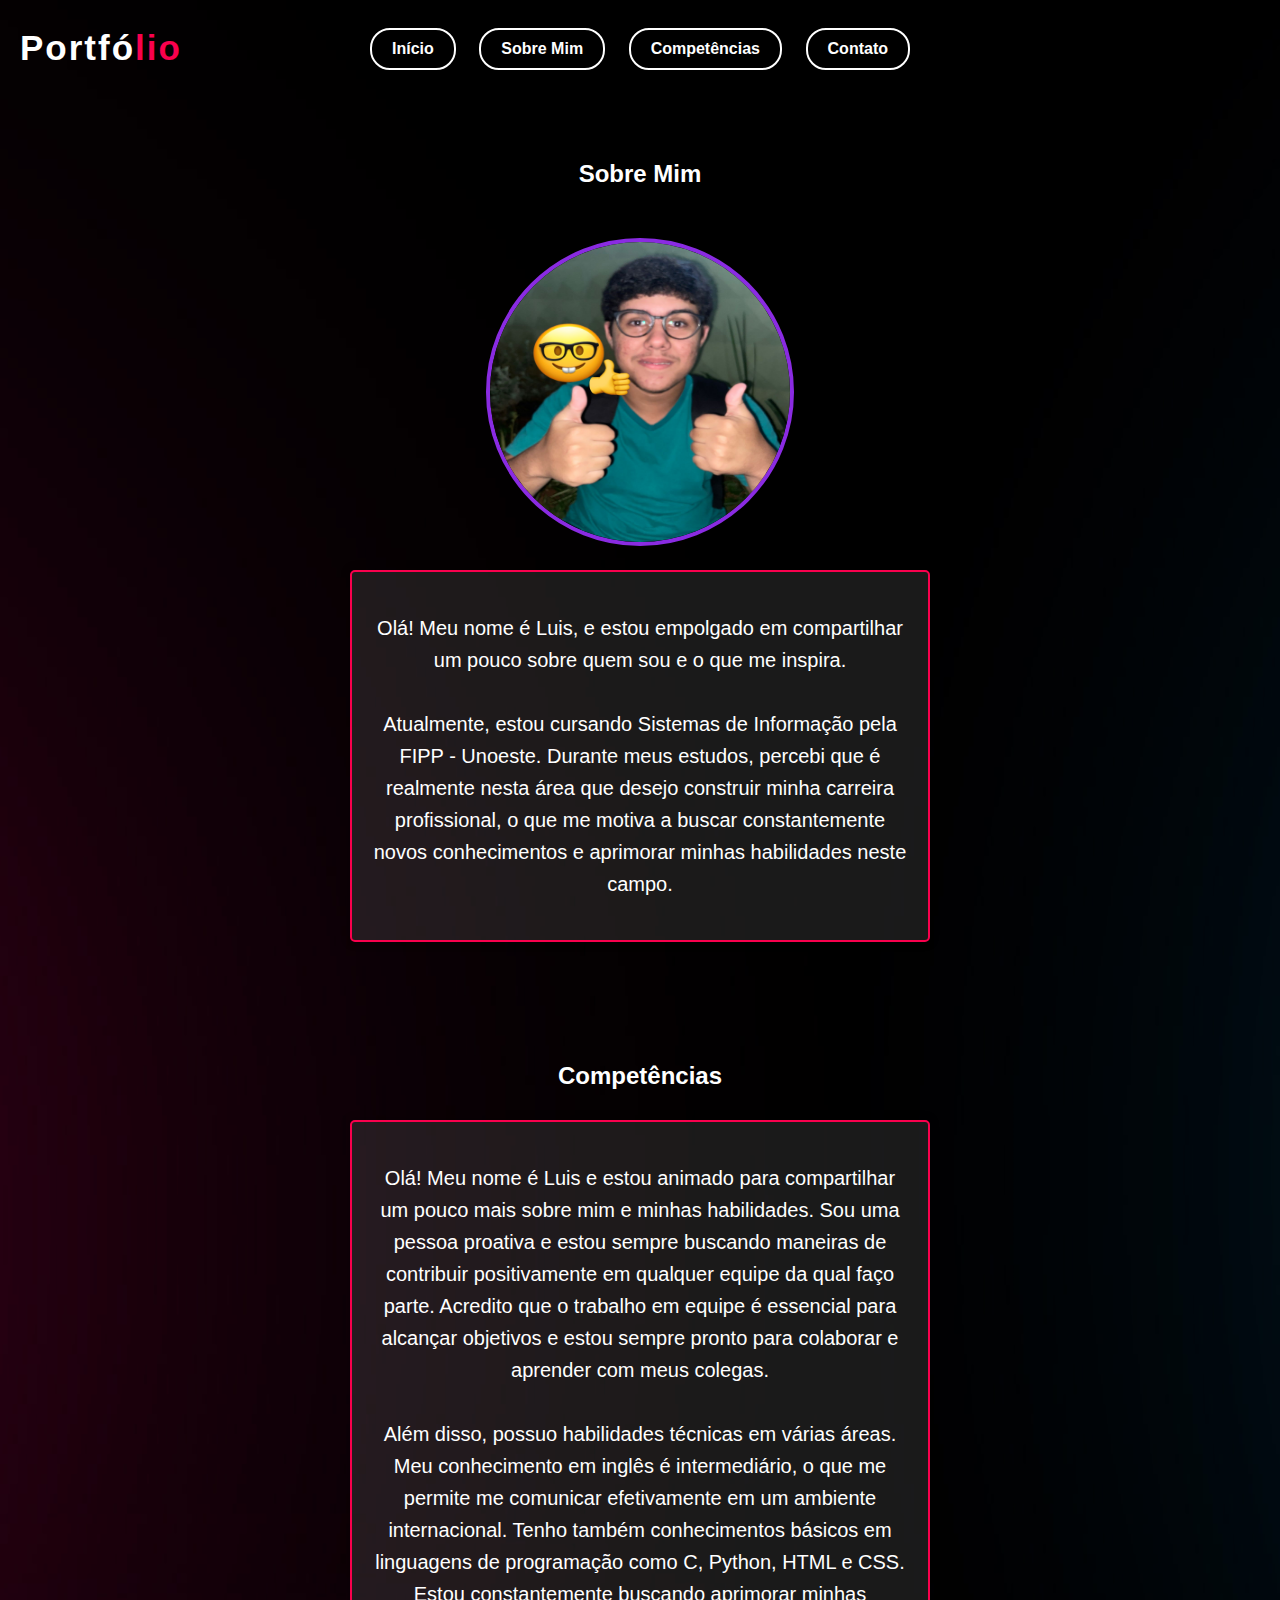
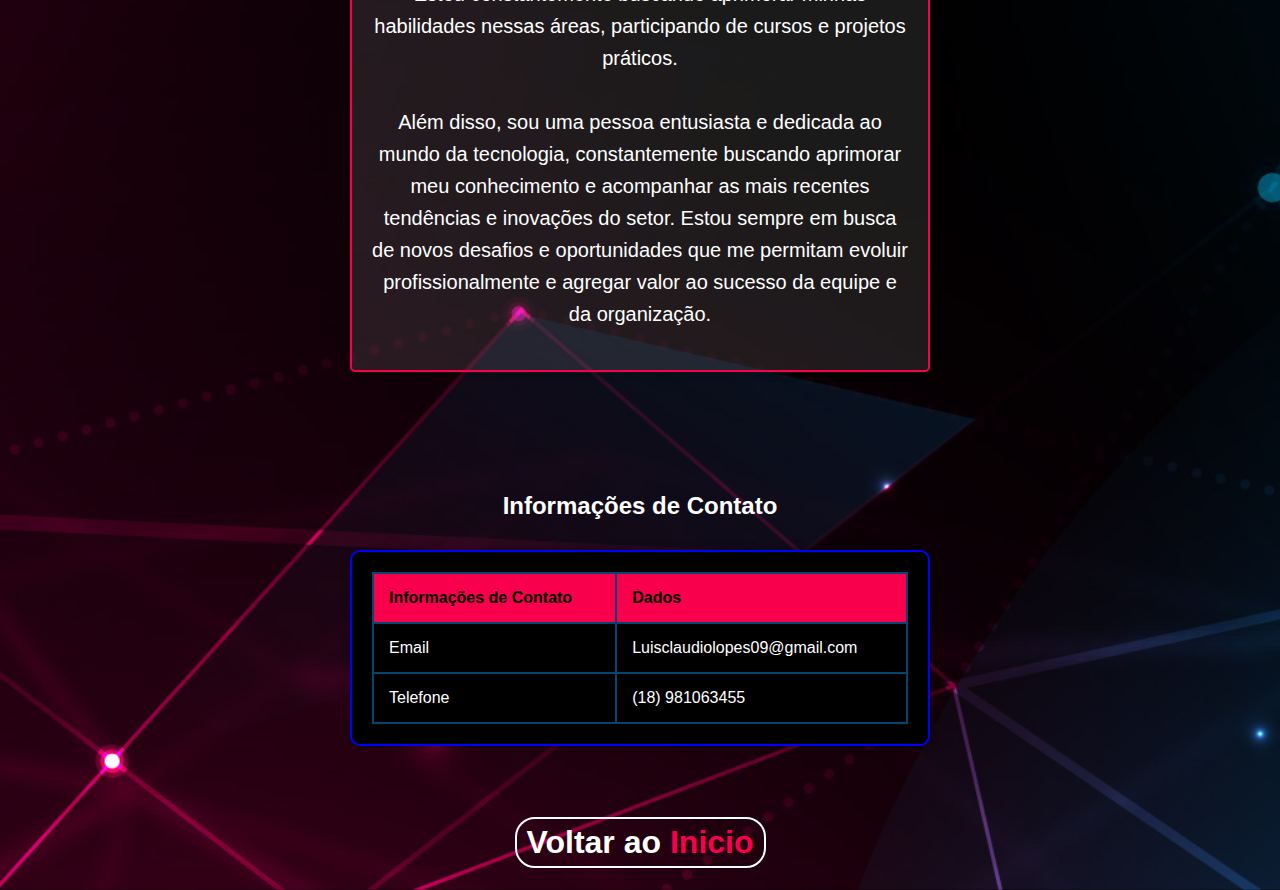
<file: multirao_do_lixo_eletronico/multirao_do_lixo_eletronico/Portifolios/LuisClaudio/index.html>
<!DOCTYPE html>
<html lang="pt-BR">
<head>
    <meta charset="UTF-8">
    <meta name="viewport" content="width=device-width, initial-scale=1.0">
    <title>Meu Portfólio</title>
    <link rel="stylesheet" href="style.css"> 
</head>
<body>
    <header id="inicio"> 
        <h1 id="h1">Portfó<span>lio</span></h1>
        <div class="container">
            <ul class="menu">
                <li><a href="#inicio">Início</a></li>
                <li><a href="#sobre">Sobre Mim</a></li>
                <li><a href="#competencias">Competências</a></li>
                <li><a href="#contato">Contato</a></li>
            </ul>
        </div>
    </header>

    <section class="section" id="sobre">
        <div class="container">
            <div class="content">
                <div class="text">
                    <h2>Sobre Mim</h2>
                    <div class="image-container">
                        <img src="../../Imagens/Portifolios/LuisClaudio/eu.jpeg" alt="Foto de Luis">
                    </div>
                    <div class="sobre-text">
                        <p>Olá! Meu nome é Luis, e estou empolgado em compartilhar um pouco sobre quem sou e o que me inspira. <br><br> Atualmente, estou cursando Sistemas de Informação pela FIPP - Unoeste. Durante meus estudos, percebi que é realmente nesta área que desejo construir minha carreira profissional, o que me motiva a buscar constantemente novos conhecimentos e aprimorar minhas habilidades neste campo.</p>
                        <div class="decoracao"></div>
                    </div>
                </div>
            </div>
        </div>
    </section>
    
    
    

    <section class="section" id="competencias">
        <div class="container">
            <div class="content">
                <div class="text">
                    <h2>Competências</h2>
                    <div class="sobre-text">
                        <p>
                            Olá! Meu nome é Luis e estou animado para compartilhar um pouco mais sobre mim e minhas habilidades. Sou uma pessoa proativa e estou sempre buscando maneiras de contribuir positivamente em qualquer equipe da qual faço parte. Acredito que o trabalho em equipe é essencial para alcançar objetivos e estou sempre pronto para colaborar e aprender com meus colegas.
                            <br>
                            <br>
                            Além disso, possuo habilidades técnicas em várias áreas. Meu conhecimento em inglês é intermediário, o que me permite me comunicar efetivamente em um ambiente internacional. Tenho também conhecimentos básicos em linguagens de programação como C, Python, HTML e CSS. Estou constantemente buscando aprimorar minhas habilidades nessas áreas, participando de cursos e projetos práticos.
                            <br>
                            <br>
                            Além disso, sou uma pessoa entusiasta e dedicada ao mundo da tecnologia, constantemente buscando aprimorar meu conhecimento e acompanhar as mais recentes tendências e inovações do setor. Estou sempre em busca de novos desafios e oportunidades que me permitam evoluir profissionalmente e agregar valor ao sucesso da equipe e da organização.
                        </p>
                            
                    </div>
                </div>
            </div>
        </div>
    </section>

    <section class="section" id="contato">
        <div class="container">    
            <h2>Informações de Contato</h2>
            <div class="table-container">
                <table>
                    <thead>
                        <tr>
                            <th>Informações de Contato</th>
                            <th>Dados</th>
                        </tr>
                    </thead>
                    <tbody>
                        <tr>
                            <td>Email</td>
                            <td>Luisclaudiolopes09@gmail.com</td>
                        </tr>
                        <tr>
                            <td>Telefone</td>
                            <td>(18) 981063455</td>
                        </tr>
                    </tbody>
                </table>
            </div>
        </div>
    </section>

    <footer>
          <h1 id="h1dnv"><a href="#inicio">Voltar ao <span>Inicio</span></a></h1>
    </footer>

</body>
</html>
</file>
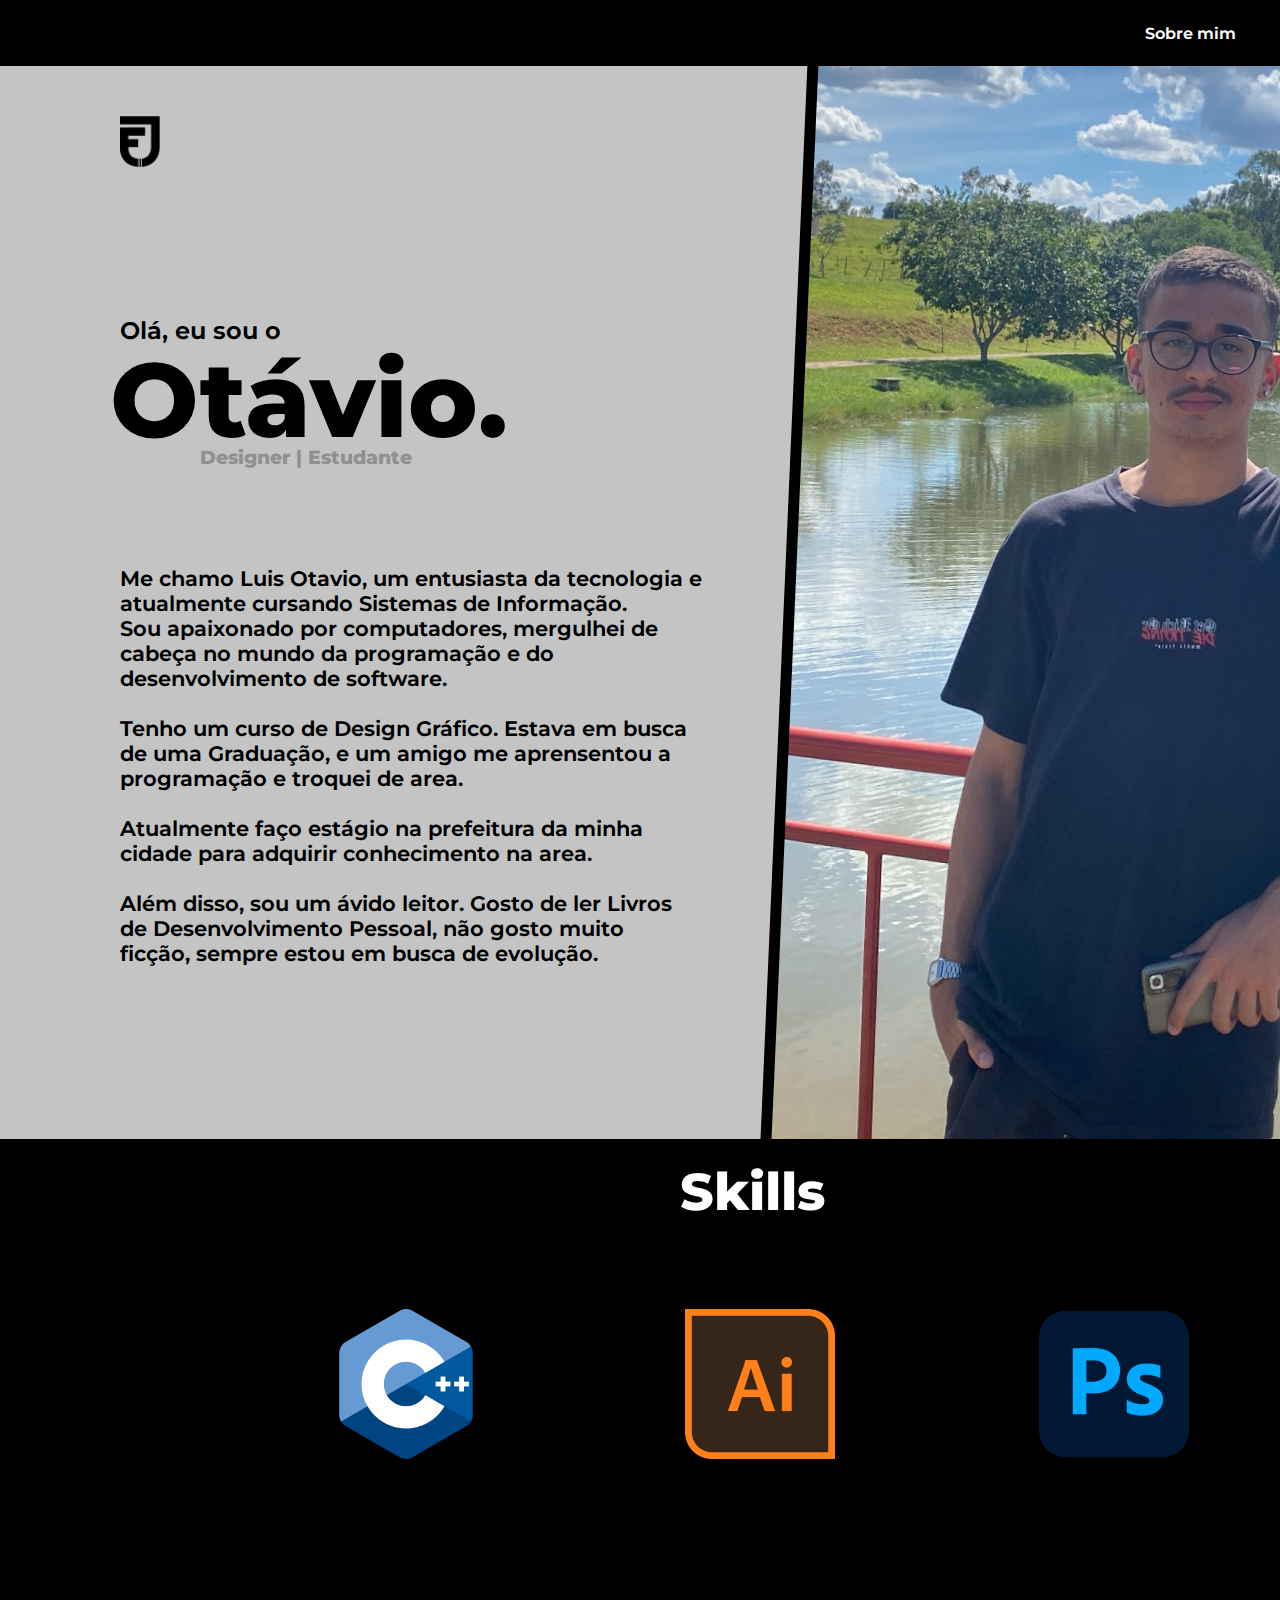
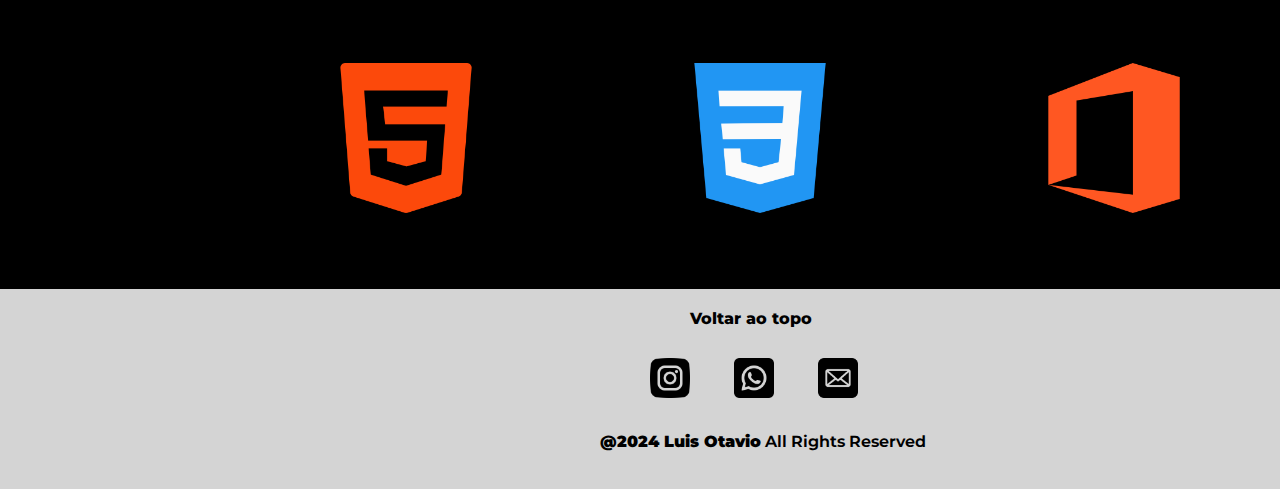
<file: multirao_do_lixo_eletronico/multirao_do_lixo_eletronico/Portifolios/LuisOtavio/index.html>
<!DOCTYPE html>
<html lang="pt-br">

<head>
  <meta charset="UTF-8">
  <meta name="viewport" content="width=device-width, initial-scale=1.0">
  <title>Document</title>
  <link rel="stylesheet" href="estilo.css">
  <link rel="preconnect" href="https://fonts.googleapis.com">
  <link rel="preconnect" href="https://fonts.gstatic.com" crossorigin>
  <link href="https://fonts.googleapis.com/css2?family=Montserrat:wght@100..900&display=swap" rel="stylesheet">
</head>

<body>
  <header>
    <div class="cabeca">
      <ul class="menu montserrat">
        <li><a href="#Sobremim">Sobre mim</a></li>
        <li><a href="#skills">Skills</a></li>
        <li class="botao"><a href="#contato" class="preto">Contate-me</a></li>

      </ul>


  </header>

  <article class="cor">

    <div><img src="../../Imagens/Portifolios/LuisOtavio/logo2.png" alt="Logo fipp" class="imagem2"></div>

    <h1 class="montserratBold">Otávio.</h1>
    <h2 class="montserrat" id="Sobremim">Olá, eu sou o</h2>
    <h3 class="montserratBold">Designer | Estudante</h3>
    <div class="elem1">
      <img src="../../Imagens/Portifolios/LuisOtavio/foto.jpg" alt="" class="luis">
    </div>



    <p class="montserrat">Me chamo Luis Otavio, um entusiasta da tecnologia e<br />atualmente cursando Sistemas de Informação.<br /> Sou apaixonado por computadores, mergulhei de<br /> cabeça no mundo da programação e do<br /> desenvolvimento de software. <br />
      <br />

      Tenho um curso de Design Gráfico. Estava em busca<br /> de uma Graduação, e um amigo me aprensentou a<br /> programação e troquei de area. <br />
      <br />

      Atualmente faço estágio na prefeitura da minha <br /> cidade para adquirir conhecimento na area. <br />
      <br />

      Além disso, sou um ávido leitor. Gosto de ler Livros<br /> de Desenvolvimento Pessoal, não gosto muito<br /> ficção, sempre estou em busca de evolução.
    </p>




    <div class="elem2">
      <!--<img src="/FIPP.png" alt="" class="imagem">-->
      <h1 class="montserratBold" id="skills">Skills</h1>
      <div>
        <div class="alinhaa">
          <img src="../../Imagens/Portifolios/LuisOtavio/c++.png" alt="" class="diminui">
          <img src="../../Imagens/Portifolios/LuisOtavio/illustrator.png" alt="" class="diminui">
          <img src="../../Imagens/Portifolios/LuisOtavio/photoshop.png" alt="" class="diminui">
        </div>

        <div class="alinhaa">
          <img src="../../Imagens/Portifolios/LuisOtavio/html.png" alt="" class="diminui">
          <img src="../../Imagens/Portifolios/LuisOtavio/css.png" alt="" class="diminui">
          <img src="../../Imagens/Portifolios/LuisOtavio/escritorio.png" alt="" class="diminui">
        </div>
      </div>


    </div>




  </article>

  <footer>
    <div class="rodapé">
      <p class="montserratBold anima"><a href="">Voltar ao topo</a></p>
      <div id="contato">
        <ul class="menu2 montserrat">
          <li><a href="https://www.instagram.com/luisotavio.7/"><img src="../../Imagens/Portifolios/LuisOtavio/instagram (1).png" alt="instagram"></a></li>
          <li><a href="https://wa.me/5518996832557?text=Ola%2C+gostei+do+conte%C3%BAdo+do+seu+portif%C3%B3lio%21"><img src="../../Imagens/Portifolios/LuisOtavio/whatsapp (4).png" alt=""></a></li>
          <li><a href="https://is.gd/q915B1"><img src="../../Imagens/Portifolios/LuisOtavio/enviar.png" alt=""></a></li>

        </ul>
      </div>
      <p class="montserrat direitos"><strong>@2024 Luis Otavio</strong> All Rights Reserved</p>

    </div>
  </footer>

</body>

</html>
</file>
<file: multirao_do_lixo_eletronico/multirao_do_lixo_eletronico/Paginas/EdicoesAnteriores/style.css>
* {
    margin: 0;
    padding: 0;
    font-family: "Montserrat", sans-serif;
    font-optical-sizing: auto;
    font-style: normal;
    font-weight: 500;
    line-height: 20px;
    list-style-type: none;
    text-decoration: none;
}

/*------ Cabeçalho ------*/

.cabecalho{    
    background-color: rgb(15, 44, 19);
    height: 85px;
    justify-content: space-between;    
    position: fixed;
    top: 0;
    width: 100%;
    z-index: 3;
}

.cabecalho a{
    color: #ffffff;
}

#container-cabecalho{
    display: flex;
    max-width: 1100px;
    margin: 0 auto;
    justify-content: space-between;
    height: 100%;
}

#container-cabecalho img{ 
    margin-top: 8px;   
}

#container-cabecalho ul{
    display: flex;
    align-items: center;    
}

#container-cabecalho li{
    padding: 33px 15px;
    height: 100%;
    transition: 0.1s;
}

#container-cabecalho a{
    padding: 0px;
    align-items: center;
}

#container-cabecalho li:hover{
    color: #ffffff;
    background-color: #2f8f3c;
    border-bottom: 2px solid #ffffff;
    padding: 33px 15px 31px 15px;
}

/*------ Cabeçalho ------*/

/*------ Corpo ------*/

main{
    margin-top: 85px;
}

#section-principal{
    max-width: 800px;
    margin: 0 auto;
}

#section-principal h1{
    text-align: center;
    margin: 40px 0;
}

#section-principal #container-opcoes{
    max-width: 800px;
    margin: 40px auto 100px auto;
    display: flex;
}

#container-titulo{
    display: flex;    
    margin: 0 auto;
}

#container-titulo h1{
    padding-left: 158px;
    font-weight: 700;
}

#botao-voltar{
    display: flex;    
    align-items: center;
    justify-content: center;
    width: 100px;
}

#botao-voltar:hover{
    background-color: rgb(205, 235, 214);
}

#botao-voltar p{
    font-weight: 700;
    color: rgb(15, 44, 19);
    padding-left: 8px;
}

#container-edicoes{
    display: flex;
    justify-content: center;
    align-items: center;
    margin-bottom: 35px;
}

.titulo-edicoes{
    margin: 0 0 30px 0;
    font-size: 40px;
    font-weight: 800;
    color: #1b1b1b;
}

#seta-direita{
    transform: rotate(180deg);
    padding: 10px;
}

#seta-esquerda{
    padding: 10px;
}

#seta-direita:hover{
    background-color: rgb(205, 235, 214);
}

#seta-esquerda:hover{
    background-color: rgb(205, 235, 214);
}


#edicao_2023{
    text-align: center;
    margin: 0 20px;
    display: inline;
}

#edicao_2022{
    text-align: center;
    margin: 0 20px;
    display: none;
}

#edicao_2021{
    display: none;
    text-align: center;
    margin: 0 20px;
}

#edicao_2020{
    display: none;
    text-align: center;
    margin: 0 20px;
}

#edicao_2019{
    display: none;
    text-align: center;
    margin: 0 20px;
}

.tabela_fotos{
    width: 460px;
    margin: 0 auto;
}

/*------ Corpo ------*/

/*------ Rodapé ------*/

footer{
    background-color: #141515;
    position: relative;
    z-index: 2;
}

#logo_footer{
    width: 180px;
}

#canto_esquerdo{
    width: 110%;
    padding-right: 50px;
}

#canto_direto{
    padding-left: 250px;
}

#footer_section_superior{
    display: flex;
    flex-wrap: nowrap;
    margin: 0 auto;
    padding-top: 60px;
    max-width: 1100px;
}

#canto_esquerdo p{
    margin: 25px 0 120px 0;
}

#meio{
    width: 500px;
    margin-right: 50px;
}

#meio > h3{
    color: #ffffff;
}

#meio hr{
    margin: 30px 0;
}

#meio a{
    color: #4f5050;
}

#meio li{
    padding: 10px 7px;
}

#meio li:hover{
    background-color: #1b1b1b;
}

#canto_direito{
    width: 300px;
}

#canto_direito > h3{
    color: #ffffff;
}

#sessao-realizacao{
    width: 100%;
    background-color: #39b54a;
    position: relative;
    z-index: 2;
}

#conatiner-realizacao{
    max-width: 1100px;
    margin: 0 auto;
    text-align: center;
}

#lista-logos{
    display: flex;
    text-align: center;
    padding-left: 36px;
}

#conatiner-realizacao h2{
    color: white;
    padding: 80px 0;
    font-size: 35px;
    text-align: center;
    font-weight: 700;
}

#lista-logos img{
    width: 200px;
    margin-bottom: 70px;
}

#conatiner-realizacao > h2{
    padding: 60px;
}

#footer_section_inferior {
    width: 100%;
    margin: 0 auto;
    padding-bottom: 50px;
}

.centraliza_texto{
    text-align: center;
}

#footer_final p{
    color: #4f5050;
}

#canto_direito hr{
    margin: 30px 0;
}

/*------ Rodapé ------*/
</file>
<file: multirao_do_lixo_eletronico/multirao_do_lixo_eletronico/Paginas/Home/style.css>
* {
    margin: 0;
    padding: 0;
    font-family: "Montserrat", sans-serif;
    font-optical-sizing: auto;
    font-style: normal;
    font-weight: 500;
    line-height: 20px;
    list-style-type: none;
    text-decoration: none;
}

/*------ Cabeçalho ------*/

.cabecalho{    
    background-color: rgb(15, 44, 19);
    height: 85px;
    justify-content: space-between;    
    position: fixed;
    top: 0;
    width: 100%;
    z-index: 3;
}

.cabecalho a{
    color: #ffffff;
}

#container-cabecalho{
    display: flex;
    max-width: 1100px;
    margin: 0 auto;
    justify-content: space-between;
    height: 100%;
}

#container-cabecalho img{ 
    margin-top: 8px;   
}

#container-cabecalho ul{
    display: flex;
    align-items: center;    
}

#container-cabecalho li{
    padding: 33px 15px;
    height: 100%;
    transition: 0.1s;
}

#container-cabecalho a{
    padding: 0px;
    align-items: center;
}

#container-cabecalho li:hover{
    color: #ffffff;
    background-color: #2f8f3c;
    border-bottom: 2px solid #ffffff;
    padding: 33px 15px 31px 15px;
}

/*------ Cabeçalho ------*/

/*------ Referências ------*/
#ponto-referencia-sessao-principal{
    position: absolute;
    top: -85px;
}

#ponto-referencia-sessao-evento{
    position: absolute;
    top: 660px;
}

#ponto-referencia-sessao-informativa{
    position: absolute;
    top: 1070px;
}

#ponto-referencia-sessao-pontos-coleta{
    position: absolute;
    top: 1785px;
}

#ponto-referencia-sessao-realizacao{
    position: absolute;
    top: 2665px;
}
/*------ Referências ------*/

/*------ Corpo ------*/

body {
    margin: 0;
    padding: 0;
    border: 0;
}

#sessao-principal{
    margin-top: 85px;
    width: 100%;
}

#container-sessao-principal{
    display: flex;
    max-width: 1400px;
    margin: 0 auto;
    background-color: #000000;
}
  
#img-principal{
    position: absolute;
    left: 50%;
    width: 100%;
    z-index: 1;
}

.elem-esquerdo {
    background-color: #fffdfd;
    width: 50%;
}

.elem-esquerdo h1 {
    font-size: 50px;
    margin: 70px 0 0 40px;
    line-height: 70px;
}

.elem-esquerdo strong { 
    background-color: rgb(15, 44, 19);
    color: #2ad32a;
    padding-right: 5px;
}

.elem-esquerdo p {
    margin: 0 40px 20px 40px;
}

#beneficios{
    margin: 0 40px 40px 40px;
}

.botao{
    color: #ffffff;
    font-weight: bold;
    background-color: #72b944;
    margin-left: 40px;
    padding: 15px;
    transition: 0.3s;
}

.botao:hover{
    background-color: rgb(15, 44, 19);
}

#container-complementos{
    display: flex;
    margin: 50px 0;
}

.complemento h2{
    font-weight: 650;
    font-size: 35px;
    color: #000000;
}

#sessao-principal p{
    font-size: 16px;
    color: #717D7D;
    margin-top: 10px;
}

.elem-esquerdo h2 {
    margin-left: 40px;
}

#sessao-principal img{
    width: 50%;
}

#sessao-evento{
    background-color: rgb(15, 44, 19);
    position: relative;
    z-index: 2;
}

#container-evento{
    max-width: 1100px;
    margin: 0 auto; 
}

#container-evento h2{
    color: white;
    padding: 80px 0;
    font-size: 40px;
    font-weight: 700;
}

#container-evento p{
    color: white;
    padding-bottom: 80px;
    line-height: 35px;
}

#sessao-informativa{
    background-color: rgb(92, 197, 66);
    position: relative;
    z-index: 2;
}

#sessao-informativa h2{
    color: white;
    padding: 80px 0;
    font-size: 40px;
    text-align: center;
    font-weight: 700;
}

#container-informativo{
    max-width: 1100px;
    margin: 0 auto; 
    display: flex;
}

.card{
    background-color: #ffffff;
    width: 400px;
    margin-bottom: 80px;
    padding: 20px 20px 40px 20px;
}

#borda-card-esquerdo{
    border-radius: 70px 0px 0px 0px;
}

#borda-card-meio{
    border-radius: 0px;
    margin: 0 15px 80px 15px;
}

#borda-card-direito{
    border-radius: 0px 70px 0px 0px;
}

.card h3{
    font-weight: 600;
    margin: 20px 0;
}

#sessao-pontos-coleta{
    height: 900px;
    background-color: #ffffff;
    position: relative;
    z-index: 2;
}

#sessao-pontos-coleta h2{
    color: rgb(0, 0, 0);
    padding: 80px 0 130px 0;
    font-size: 40px;
    text-align: center;
    font-weight: 700;
}

#container-setas{
    display: absolute;
    width: 500px;
    height: 500px;
    margin: 0 auto -500px auto;
}

#seta1{
    width: 100px;
    transform: rotate(265deg);
    margin: -150px 0 0 200px;
}

#seta2{
    width: 100px;
    transform: rotate(0deg);
    margin: 0px 0 0 800px;
}

#seta3{
    width: 100px;
    transform: rotate(80deg);
    margin: 70px 0 0 200px;
}

#sessao-pontos-coleta h3{
    text-align: center;
    font-weight: 600;
    padding-bottom: 15px;
}

.numero{
    color: white;
    font-weight: 700;
    font-size: 30px;
    width: 60px;
    height: 60px;
    border-radius: 100%;
    display: flex;
    align-items: center;
    justify-content: center;
    background-color: rgb(0 198 55);
    margin: 0 auto;
    margin-bottom: 20px;
}

#sessao-pontos-coleta p{
    text-align: center; 
}

#container-pontos-coleta1{
    display: flex;
    max-width: 1100px;
    margin: 0 auto;
}

#container-pontos-coleta2{
    display: flex;
    max-width: 1100px;
    margin: 0 auto;
}

.pontos-coletas-materias{
    width: 50%;
    padding: 0 55px 50px 55px;
}

/*------ Corpo ------*/

/*------ Rodapé ------*/

footer{
    background-color: #141515;
    position: relative;
    z-index: 2;
}

#logo_footer{
    width: 180px;
}

#canto_esquerdo{
    width: 110%;
    padding-right: 50px;
}

#canto_direto{
    padding-left: 250px;
}

#footer_section_superior{
    display: flex;
    flex-wrap: nowrap;
    margin: 0 auto;
    padding-top: 60px;
    max-width: 1100px;
}

#canto_esquerdo p{
    margin: 25px 0 120px 0;
}

#meio{
    width: 500px;
    margin-right: 50px;
}

#meio > h3{
    color: #ffffff;
}

#meio hr{
    margin: 30px 0;
}

#meio a{
    color: #4f5050;
}

#meio li{
    padding: 10px 7px;
}

#meio li:hover{
    background-color: #1b1b1b;
}

#canto_direito{
    width: 300px;
}

#canto_direito > h3{
    color: #ffffff;
}

#sessao-realizacao{
    width: 100%;
    background-color: #39b54a;
    position: relative;
    z-index: 2;
}

#conatiner-realizacao{
    max-width: 1100px;
    margin: 0 auto;
    text-align: center;
}

#lista-logos{
    display: flex;
    text-align: center;
    padding-left: 36px;
}

#conatiner-realizacao h2{
    color: white;
    padding: 80px 0;
    font-size: 35px;
    text-align: center;
    font-weight: 700;
}

#lista-logos img{
    width: 200px;
    margin-bottom: 70px;
}

#conatiner-realizacao > h2{
    padding: 60px;
}

#footer_section_inferior {
    width: 100%;
    margin: 0 auto;
    padding-bottom: 50px;
}

.centraliza_texto{
    text-align: center;
}

#footer_final p{
    color: #4f5050;
}

#canto_direito hr{
    margin: 30px 0;
}

/*------ Rodapé ------*/
</file>
<file: multirao_do_lixo_eletronico/multirao_do_lixo_eletronico/Paginas/Inscricao/style.css>
* {
    margin: 0;
    padding: 0;
    font-family: "Montserrat", sans-serif;
    font-optical-sizing: auto;
    font-style: normal;
    font-weight: 500;
    line-height: 20px;
    list-style-type: none;
    text-decoration: none;
}

/*------ Cabeçalho ------*/

.cabecalho{    
    background-color: rgb(15, 44, 19);
    height: 85px;
    justify-content: space-between;    
    position: fixed;
    top: 0;
    width: 100%;
    z-index: 3;
}

.cabecalho a{
    color: #ffffff;
}

#container-cabecalho{
    display: flex;
    max-width: 1100px;
    margin: 0 auto;
    justify-content: space-between;
    height: 100%;
}

#container-cabecalho img{ 
    margin-top: 8px;   
}

#container-cabecalho ul{
    display: flex;
    align-items: center;    
}

#container-cabecalho li{
    padding: 33px 15px;
    height: 100%;
    transition: 0.1s;
}

#container-cabecalho a{
    padding: 0px;
    align-items: center;
}

#container-cabecalho li:hover{
    color: #ffffff;
    background-color: #2f8f3c;
    border-bottom: 2px solid #ffffff;
    padding: 33px 15px 31px 15px;
}

/*------ Cabeçalho ------*/


/*------ Corpo ------*/

main{
    margin-top: 85px;
}

#botao-voltar{
    display: flex;    
    align-items: center;
    justify-content: center;
    width: 100px;
}

#botao-voltar:hover{
    background-color: rgb(205, 235, 214);
}

#botao-voltar p{
    font-weight: 700;
    color: rgb(15, 44, 19);
    padding-left: 8px;
}

#container-titulo{
    display: flex;
}

#container-titulo h1{
    padding-left: 227.5px;
    font-weight: 700;
}

#section-principal{
    max-width: 800px;
    margin: 0 auto;
}

#form-inscrever{
    display: flex;
    flex-direction: column;
}

#section-principal h1{
    text-align: center;
    margin: 40px 0;
}

#form-inscrever .linha{
    display: flex;
    width: 100%;
}

#form-inscrever .campo{
    display: flex;
    flex-direction: column;
    width: 50%;
}

#form-inscrever .campo label{
    margin: 20px 0 0 20px;
}

#form-inscrever .campo input{
    padding: 8px 16px;
    margin: 0 20px;
}

#form-inscrever #cidade-estado{
    display: flex;
    width: 50%;
}

.campo #estados{
    padding: 8px 16px;
    margin-right: 20px;
    width: 75px;
}

.campo #seleciona-imagem{
    display: none;
}

#form-inscrever #label-arquivo{
    display: flex;
    flex-direction: column;
}

#label-arquivo #icone{
    background-color: #e4e4e4;
    padding: 8px 16px;
    margin-right: 20px;
    display: flex;    
    align-items: center;
}

#label-arquivo #icone p{
    margin-left: 10px;
}

#botao-inscrever{
    padding: 8px 16px;
    margin: 50px auto;
    width: 300px;
    color: #ffffff;
    font-weight: bold;
    background-color: #72b944;
    transition: 0.3s;
    border: none;
}

#botao-inscrever:hover{
    background-color: rgb(15, 44, 19);
}

#container-pop-up{
    width: 450px;
    margin: 0 auto;
    border-radius: 15px;
    background-color: rgb(15, 44, 19);
    display: flex;
    flex-direction: column;
    margin-top: -450px;
    position: relative;
    margin-bottom: 280px;
    z-index: 2;
}

#pop-up #container-sucesso{
    display: flex;
    align-items: center;
    justify-content: center;
    margin: 30px 0 10px 0;
}

#pop-up #container-sucesso p{
    font-weight: 700;
    color: white;
    padding-left: 10px;
}

#botao-pop-up{
    padding: 8px 16px;
    margin: 20px auto;
    width: 300px;
    color: #ffffff;
    font-weight: bold;
    background-color: #72b944;
    transition: 0.3s;
    text-align: center;
}

#botao-pop-up:hover{
    background-color: #598f34
}
/*------ Corpo ------*/

/*------ Rodapé ------*/

footer{
    background-color: #141515;
    position: relative;
    z-index: 1;
}

#logo_footer{
    width: 180px;
}

#canto_esquerdo{
    width: 110%;
    padding-right: 50px;
}

#canto_direto{
    padding-left: 250px;
}

#footer_section_superior{
    display: flex;
    flex-wrap: nowrap;
    margin: 0 auto;
    padding-top: 60px;
    max-width: 1100px;
}

#canto_esquerdo p{
    margin: 25px 0 120px 0;
}

#meio{
    width: 500px;
    margin-right: 50px;
}

#meio > h3{
    color: #ffffff;
}

#meio hr{
    margin: 30px 0;
}

#meio a{
    color: #4f5050;
}

#meio li{
    padding: 10px 7px;
}

#meio li:hover{
    background-color: #1b1b1b;
}

#canto_direito{
    width: 300px;
}

#canto_direito > h3{
    color: #ffffff;
}

#sessao-realizacao{
    width: 100%;
    background-color: #39b54a;
    position: relative;
    z-index: 2;
}

#conatiner-realizacao{
    max-width: 1100px;
    margin: 0 auto;
    text-align: center;
}

#lista-logos{
    display: flex;
    text-align: center;
    padding-left: 36px;
}

#conatiner-realizacao h2{
    color: white;
    padding: 80px 0;
    font-size: 35px;
    text-align: center;
    font-weight: 700;
}

#lista-logos img{
    width: 200px;
    margin-bottom: 70px;
}

#conatiner-realizacao > h2{
    padding: 60px;
}

#footer_section_inferior {
    width: 100%;
    margin: 0 auto;
    padding-bottom: 50px;
}

.centraliza_texto{
    text-align: center;
}

#footer_final p{
    color: #4f5050;
}

#canto_direito hr{
    margin: 30px 0;
}

/*------ Rodapé ------*/
</file>
<file: multirao_do_lixo_eletronico/multirao_do_lixo_eletronico/Paginas/Portifolio/style.css>
* {
    margin: 0;
    padding: 0;
    font-family: "Montserrat", sans-serif;
    font-optical-sizing: auto;
    font-style: normal;
    font-weight: 500;
    line-height: 20px;
    list-style-type: none;
    text-decoration: none;
}

/*------ Cabeçalho ------*/

.cabecalho{    
    background-color: rgb(15, 44, 19);
    height: 85px;
    justify-content: space-between;    
    position: fixed;
    top: 0;
    width: 100%;
    z-index: 3;
}

.cabecalho a{
    color: #ffffff;
}

#container-cabecalho{
    display: flex;
    max-width: 1100px;
    margin: 0 auto;
    justify-content: space-between;
    height: 100%;
}

#container-cabecalho img{ 
    margin-top: 8px;   
}

#container-cabecalho ul{
    display: flex;
    align-items: center;    
}

#container-cabecalho li{
    padding: 33px 15px;
    height: 100%;
    transition: 0.1s;
}

#container-cabecalho a{
    padding: 0px;
    align-items: center;
}

#container-cabecalho li:hover{
    color: #ffffff;
    background-color: #2f8f3c;
    border-bottom: 2px solid #ffffff;
    padding: 33px 15px 31px 15px;
}

/*------ Cabeçalho ------*/

/*------ Corpo ------*/
main{
    margin-top: 85px;
}

#section-principal{
    max-width: 800px;
    margin: 0 auto;
}

#section-principal h1{
    text-align: center;
    margin: 40px 0;
}

#section-principal #container-opcoes{
    max-width: 800px;
    margin: 40px auto 100px auto;
    display: flex;
}

#coluna1, #coluna2{
    width: 400px;
}

#botao-voltar{
    display: flex;    
    align-items: center;
    justify-content: center;
    width: 100px;
}

#botao-voltar:hover{
    background-color: rgb(205, 235, 214);
}

#botao-voltar p{
    font-weight: 700;
    color: rgb(15, 44, 19);
    padding-left: 8px;
}

#container-titulo{
    display: flex;    
    margin: 0 auto;
}

#container-titulo h1{
    padding-left: 227.5px;
    font-weight: 700;
}

#section-principal{
    margin-bottom: 80px;
}

#section-principal .card-portifolio{
    width: 400px;
    background-color: #acecaab7;
    padding: 40px 0;
    text-align: center;
}

#section-principal .card-portifolio:hover{
    background-color: #56aa61;
}

#section-principal .card-portifolio h2{
    color: #000000;
}


#section-principal .card-portifolio p{
    color: #4d4d4d;
}

#felipe-heroi{
    display: flex;
    width: 170px;
    margin: 0 auto;
    align-items: center;
    margin-bottom: -5px;
}

#felipe-heroi p{
    padding-right: 5px;
}

.primeira-letra{
    color: white;
    font-weight: 700;
    font-size: 30px;
    width: 60px;
    height: 60px;
    border-radius: 100%;
    display: flex;
    align-items: center;
    justify-content: center;
    background-color: rgb(0 198 55);
    margin: 0 auto;
    margin-bottom: 20px;
}

/*------ Corpo ------*/

/*------ Rodapé ------*/

footer{
    background-color: #141515;
    position: relative;
    z-index: 2;
}

#logo_footer{
    width: 180px;
}

#canto_esquerdo{
    width: 110%;
    padding-right: 50px;
}

#canto_direto{
    padding-left: 250px;
}

#footer_section_superior{
    display: flex;
    flex-wrap: nowrap;
    margin: 0 auto;
    padding-top: 60px;
    max-width: 1100px;
}

#canto_esquerdo p{
    margin: 25px 0 120px 0;
}

#meio{
    width: 500px;
    margin-right: 50px;
}

#meio > h3{
    color: #ffffff;
}

#meio hr{
    margin: 30px 0;
}

#meio a{
    color: #4f5050;
}

#meio li{
    padding: 10px 7px;
}

#meio li:hover{
    background-color: #1b1b1b;
}

#canto_direito{
    width: 300px;
}

#canto_direito > h3{
    color: #ffffff;
}

#sessao-realizacao{
    width: 100%;
    background-color: #39b54a;
    position: relative;
    z-index: 2;
}

#conatiner-realizacao{
    max-width: 1100px;
    margin: 0 auto;
    text-align: center;
}

#lista-logos{
    display: flex;
    text-align: center;
    padding-left: 36px;
}

#conatiner-realizacao h2{
    color: white;
    padding: 80px 0;
    font-size: 35px;
    text-align: center;
    font-weight: 700;
}

#lista-logos img{
    width: 200px;
    margin-bottom: 70px;
}

#conatiner-realizacao > h2{
    padding: 60px;
}

#footer_section_inferior {
    width: 100%;
    margin: 0 auto;
    padding-bottom: 50px;
}

.centraliza_texto{
    text-align: center;
}

#footer_final p{
    color: #4f5050;
}

#canto_direito hr{
    margin: 30px 0;
}

/*------ Rodapé ------*/
</file>
<file: multirao_do_lixo_eletronico/multirao_do_lixo_eletronico/Portifolios/Felipe/style.css>
.lista1{list-style-image: url(../../Imagens/Portifolios/Felipe/imagem1.jpg);
    border: 3px solid black;
    border-radius: 50%;
    margin-left: 4%;
}
.fundo{
 background-image: url(../../Imagens/Portifolios/Felipe/postura-plana-da-estacao-de-trabalho-com-espaco-de-copia-e-laptop.jpg)        ;
 background-size: cover;
}
.letra{
    color: white;
    font-size:x-large;
}
.letra2{
    color: greenyellow;
    font-size: x-large;
    font-family: Arial, Helvetica, sans-serif;
   width: 60%;
   padding: 20px;
}
.letra3{
    color: greenyellow;
    font-size: x-large;
    font-family: Arial, Helvetica, sans-serif;
    border: 5px solid;
}
.centro{
    text-align: center;
}
.centro1{
    text-align: center;
    font-family: Arial, Helvetica, sans-serif;
    font-size: xx-large;
    color: white;
}
.centro2{text-align: left;
font-size:x-large;}
.menu li {
    background-color: greenyellow;
    border: 2px solid black;
    border-radius: 20px;
    color: rgb(250, 5, 5);
    display: inline-block;
    padding-left: 50px;
    padding-right: 50px;
}
</file>
<file: multirao_do_lixo_eletronico/multirao_do_lixo_eletronico/Portifolios/LuisClaudio/style.css>
body {
    font-family: Arial, sans-serif;
    margin: 0;
    padding: 0;
    background-image: url(../../Imagens/Portifolios/LuisClaudio/true.jpg);
    background-size: cover; 
    background-position: center; 
    color: white;
    min-height: 100vh;
    position: relative;
}


.container {
    width: 80%;
    margin: 0 auto;
    max-width: 580px;
}
.container2{
    max-width: 580px;
    margin: 0 auto;
}
#h1{
    margin: 0;
    font-size: 35px; 
    text-align: left; 
    margin-top: 18px;
    color: #fff;
    letter-spacing: 2px;

}


#h1dnv a {
    text-align: center;
    color: #fff;
    text-decoration: none;
    border: 2px solid white; 
    padding: 5px 10px; 
    border-radius: 20px; 
    transition: border-color 0.3s ease, transform 0.3s ease;
    display: inline-block;
}

#h1dnv a:hover {
    border-color: #f9004d;
    transform: scale(1.1);
}



p {
    text-align: center; 
    font-family: Arial, Helvetica, sans-serif;
    font-weight: normal; 
    line-height: 1.6; 
}

header {
    background-color: transparent;
    padding: 20px;
    text-align: center;
    margin-top: -10px;
    height: 60px;
}

footer {
    bottom: 0;
    width: 100%;
    background-color: transparent;
    color: white;
    text-align: center;
    padding: 0;
}

span{
    color: #f9004d;
}

.menu {
    list-style-type: none;
    padding: 20px; 
    border-radius: 20px; 
    background-color: transparent;
    display: flex;
    justify-content: space-between;
    margin-top: -50px;
    height: 20px;
}

.menu li {
    margin-left: 20px;
}

.menu li:first-child {
    margin-left: 0;
}

.menu li a {
    color: #fff;;
    text-decoration: none;
    font-weight: bold;
    padding: 10px 20px;
    border-radius: 20px; 
    border: 2px solid white;
    transition: transform 0.3s ease; 
    display: inline-block;
    margin-top: -10px;
}

.menu li a:hover {
    background-color: #f9004d; 
    transform: scale(1.1); 
}


.section {
    padding: 50px 0;
}

.section h2 {
    text-align: center;
    margin-bottom: 30px;
    font-size: 24px;
}



.table-container {
    margin-top: 20px;
    border: 2px solid blue;
    border-radius: 10px;
    padding: 20px;
    box-shadow: 0px 0px 10px rgba(0, 0, 0, 0.3);
    font-family: 'Arial', sans-serif;
    background-color: black;
}

table {
    width: 100%;
    border-collapse: collapse;
}

th, td {
    padding: 15px; 
    text-align: left;
    border: 2px solid #04466F;
    background-color: black;
    color: white;
}

th {
    background-color: #f9004d; 
    color: black;
}

td:hover {
    background-color: blue;
    color: white;
}


.sobre-text {
    margin-top: 20px;
    padding: 20px;
    border: 2px solid #f9004d;
    border-radius: 5px;
    background-color: rgba(255, 255, 255, 0.1);
    box-shadow: 0px 0px 10px rgba(0, 0, 0, 0.3);
    color: #fff;
    font-size: 20px; 
    font-family: 'Arial', sans-serif;
    line-height: 2.0; 
}

.image-container {
    text-align: center; 
    margin-bottom: 20px; 
    transition: transform 0.3s ease;
}

.image-container img {
    width: 300px;
    height: 300px;
    border: 4px solid blueviolet;
    margin-top: 20px;
    display: inline-block; 
    border-radius: 70%;
}

.image-container img:hover {
    transform: scale(1.1);
}
</file>
<file: multirao_do_lixo_eletronico/multirao_do_lixo_eletronico/Portifolios/LuisOtavio/estilo.css>
.montserratBold {
  font-family: "Montserrat", sans-serif;
  font-optical-sizing: auto;
  font-weight: 800;
  font-style: normal;
}
.montserrat {
  font-family: "Montserrat", sans-serif;
  font-optical-sizing: auto;
  font-weight: 650;
  font-style: normal;
}

* {
  padding: 0;
  margin: 0;
}
body {
  overflow-x: hidden;
  width: 1555px;
  height: auto;
  overflow-y: auto;
}

.cor {
  background-color: #c4c4c4;
  overflow: hidden;
  position: relative;
  min-width: none;
}
.cabeca {
  background-color: black;
  width: 100%;
  display: flex;
  height: 66px;
  align-items: center;
}

.menu li {
  list-style-type: none;
  display: inline;
  padding: 20px;
  z-index: 1;
  color: white;
  font-family: "Montserrat";
  position: relative;
  left: 1125px;
}

li a {
  text-decoration: none;
  color: white;
  display: inline-block;
  transform: 0.3s ease-in-out;
}

li a:hover {
  transform: scale(1.1);
}

.container {
  position: relative;
  width: 100%;
  height: 1022px;
  display: flex;
}

.elem1 {
  position: relative;
  width: 1300px;
  height: 1373px;
  left: 50%;
  background-color: #000;
  transform: rotate(2.5deg);
  overflow: hidden;
}
.luis {
  position: relative;
  left: 11px;
  bottom: 350px;
}

.botao {
  background-color: #fff;
  padding: 1px 1px;
  border-radius: 100px;
}
.preto {
  color: black;
}

article h1 {
  font-size: 10cap;
  position: absolute;
  left: 110px;
  top: 270px;
  border: 0;
}

article h2 {
  position: absolute;
  left: 120px;
  top: 250px;
  border: 0;
}
article h3 {
  position: absolute;
  left: 200px;
  top: 380px;
  color: #909090;
}

article div ul li a {
  color: #000;
}

.imagem2 {
  position: absolute;
  top: 50px;
  left: 120px;
  width: 40px;
}

article p {
  position: absolute;
  top: 500px;
  left: 120px;
  font-size: 2cap;
}

.elem2 {
  width: 1920px;
  height: 750px;
  background-color: #000;
  position: relative;
  margin-top: -300px;
}

article div h1 {
  position: absolute;
  top: 20px;
  left: 680px;
  color: white;
  font-size: 5cap;
}

.diminui {
  width: 150px;
  height: 150px;
  padding: 100px;
}

.alinhaa {
  position: relative;
  top: 70px;
  left: 231px;
}

.rodapé {
  width: 100%;
  height: 200px;
  background-color: #d4d4d4;
}
.menu2 li {
  list-style-type: none;
  z-index: 2;
  display: inline;
  padding: 20px;
  position: relative;
  left: 630px;
  top: 50px;
}

footer div div ul li a img {
  width: 40px;
}

footer div div ul li a:hover {
  transform: scale(1.1);
}

footer div p {
  position: relative;
  left: 690px;
  top: 20px;
}

.direitos {
  position: relative;
  left: 600px;
  top: 80px;
}

footer div p a {
  text-decoration: none;
  color: #000;
}
</file>
